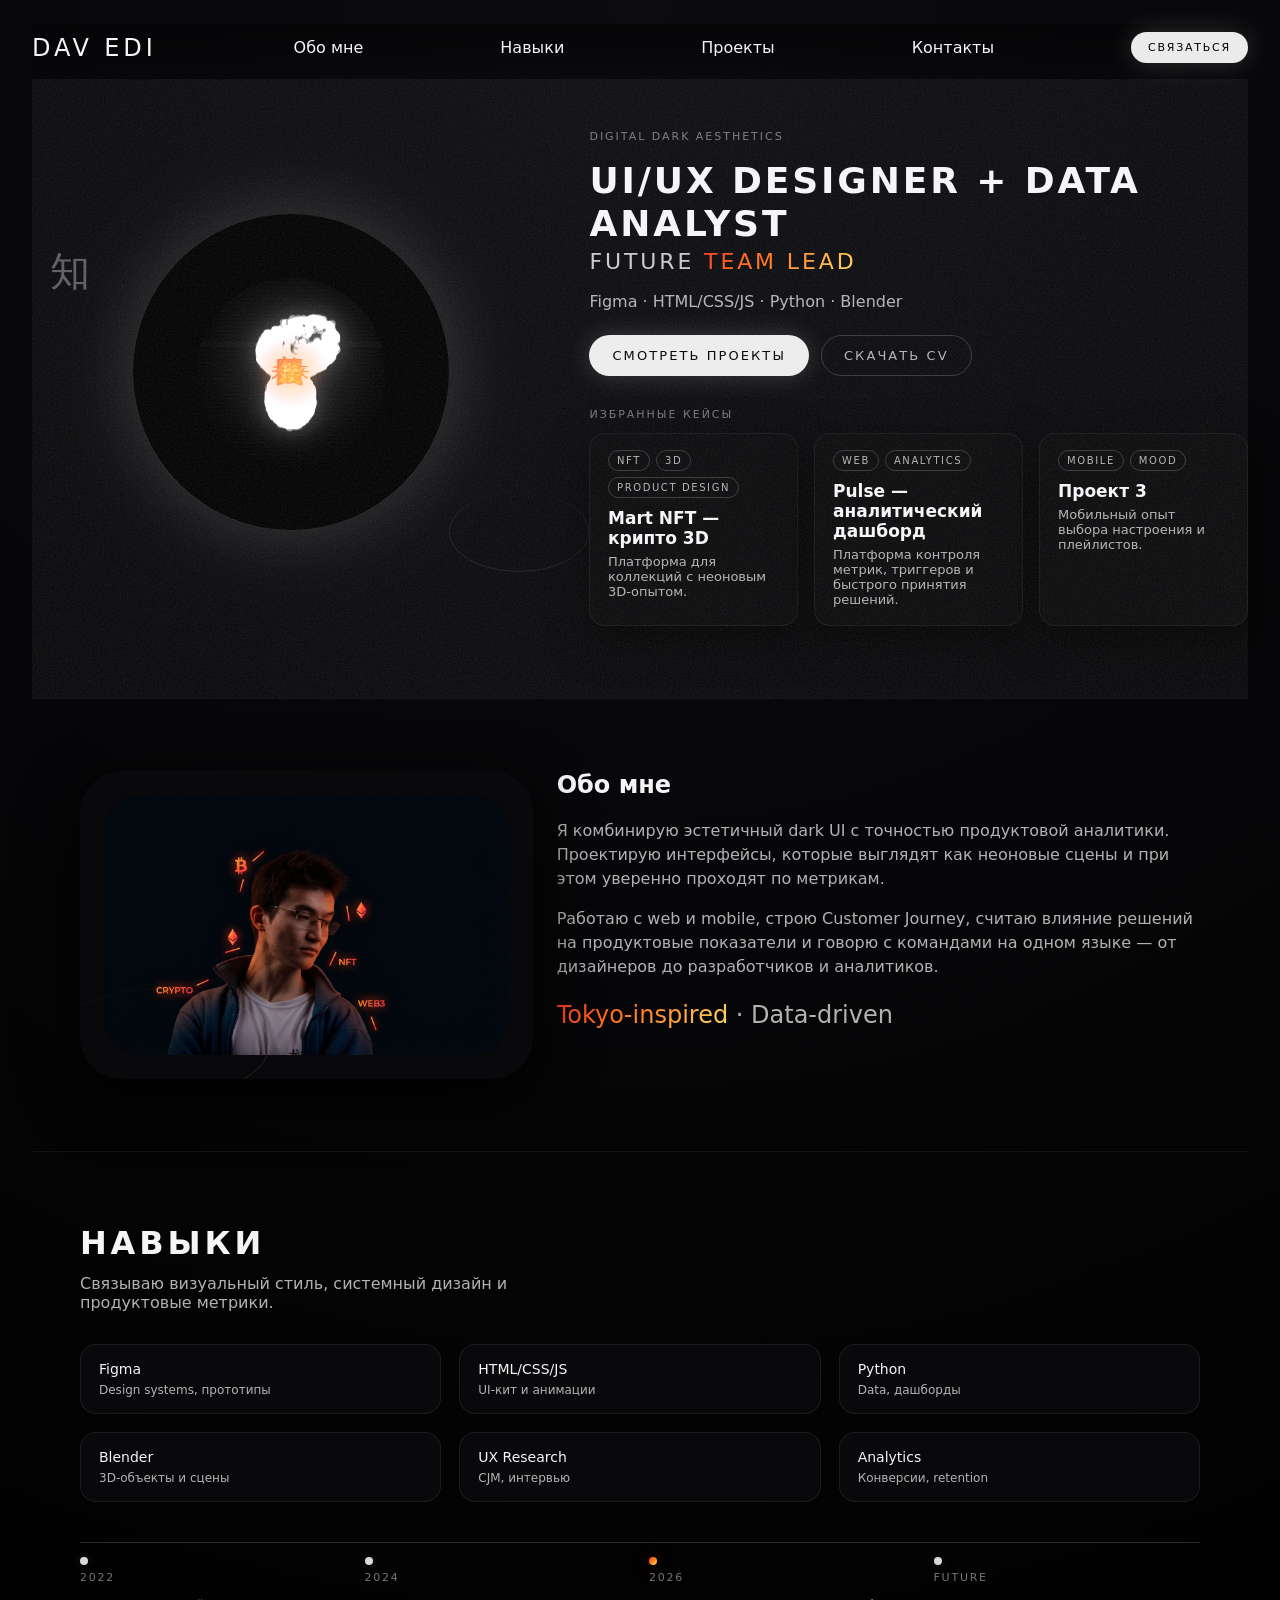
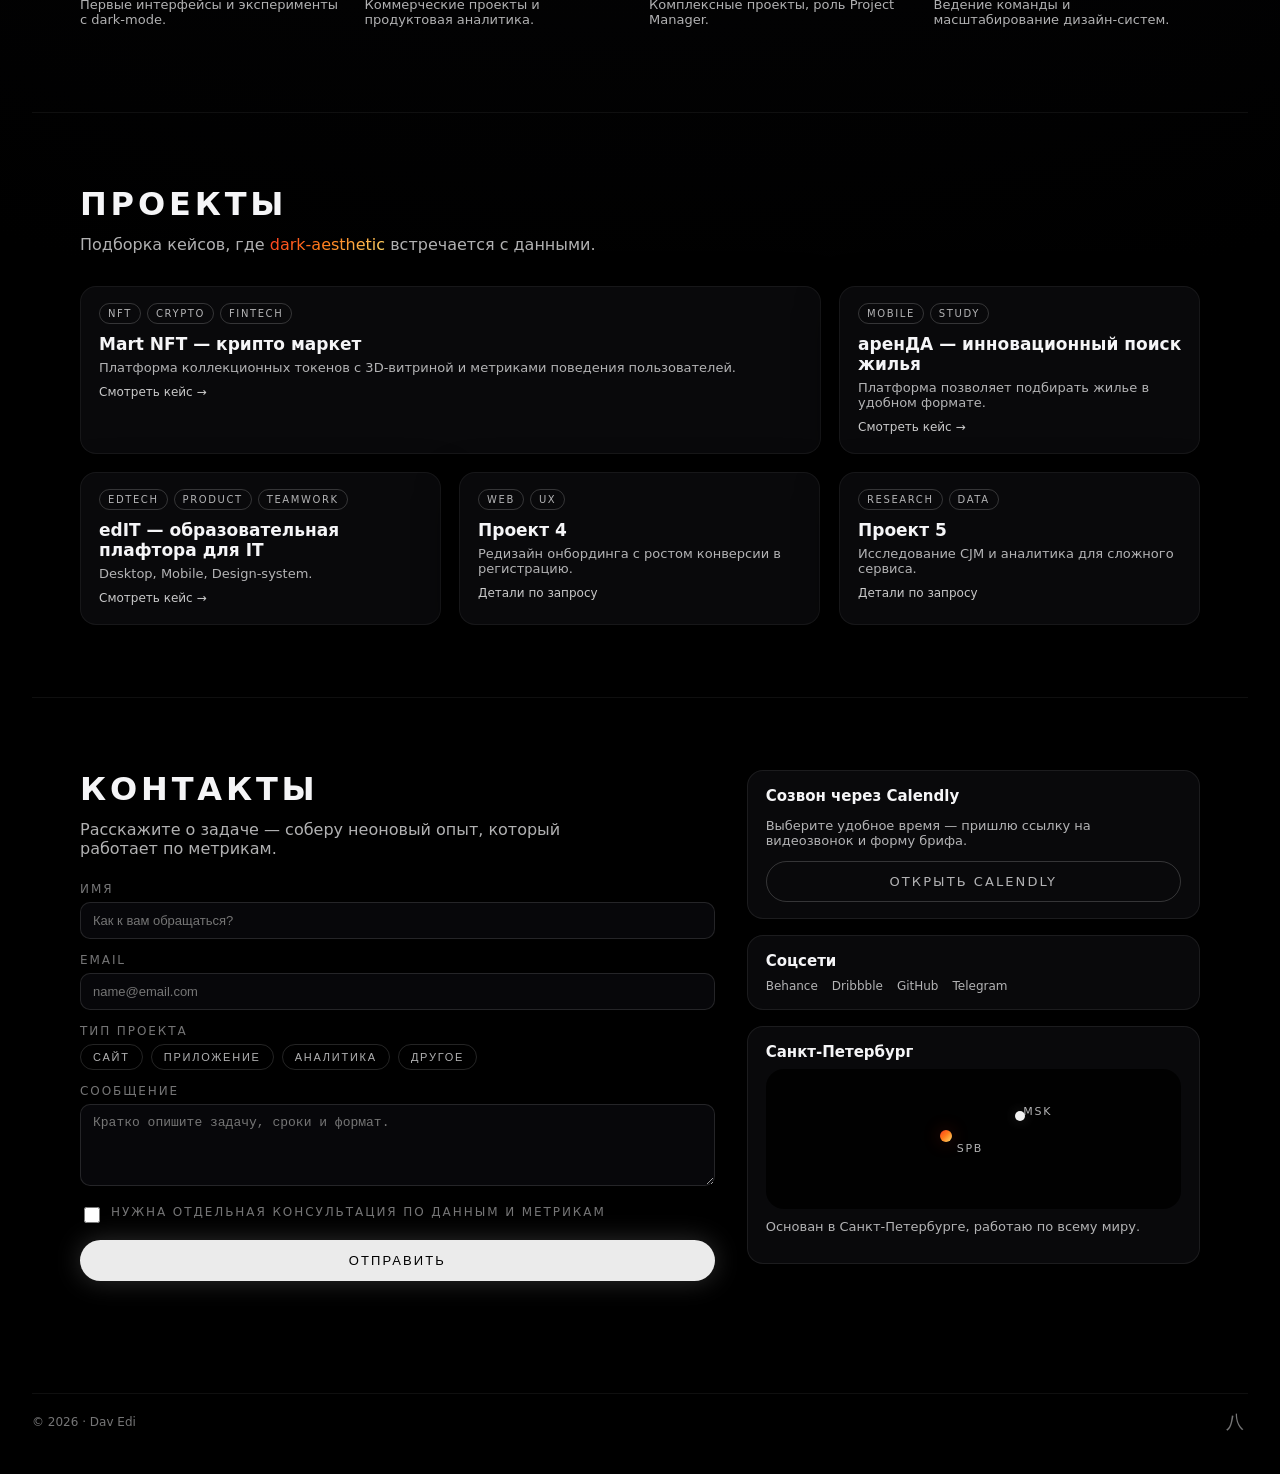
<file: index.html>
<!DOCTYPE html>
<html lang="ru">
  <head>
    <meta charset="UTF-8" />
    <meta name="viewport" content="width=device-width, initial-scale=1.0" />
    <title>Portfolio — UI/UX Designer + Data Analyst</title>
    <link rel="stylesheet" href="styles.css" />
  </head>
  <body>
    <div class="page">
      <header class="site-header">
          <div class="logo-handwritten">Dav Edi</div>
          <a href="#about">Обо мне</a>
          <a href="#skills">Навыки</a>
          <a href="#projects">Проекты</a>
          <a href="#contacts">Контакты</a>
        </nav>
        <a href="#contacts" class="btn btn-primary small">Связаться</a>
      </header>

      <main>
        <!-- HERO -->
        <section class="section hero" id="top">
          <div class="hero-grid">
            <div class="hero-avatar">
              <div class="avatar-ring">
                <div class="avatar-silhouette">
                  <canvas class="avatar-canvas" data-avatar-canvas></canvas>
                  <div class="avatar-scanlines"></div>
                </div>
              </div>
              <div class="hero-kanji-cloud" aria-hidden="true">
                <span class="kanji k1">美</span>
                <span class="kanji k2">形</span>
                <span class="kanji k3">創</span>
                <span class="kanji k4">新</span>
                <span class="kanji k5">光</span>
                <span class="kanji k6">匠</span>
                <span class="kanji k7">整</span>
                <span class="kanji k8">効</span>
                <span class="kanji k9">未来</span>
              </div>
              <div class="hero-kanji">知</div>
              <div class="hero-lotus"></div>
            </div>
            <div class="hero-content">
              <p class="hero-kicker">Digital Dark Aesthetics</p>
              <h1>
                UI/UX Designer + Data Analyst
                <span class="hero-subline">Future <span class="gradient-text">Team Lead</span></span>
              </h1>
              <p class="hero-stack">
                Figma · HTML/CSS/JS · Python · Blender
              </p>
              <div class="hero-actions">
                <a href="#projects" class="btn btn-primary">Смотреть проекты</a>
                <a href="#contacts" class="btn btn-ghost">Скачать CV</a>
              </div>
              <div class="hero-projects-label">Избранные кейсы</div>
              <div class="hero-project-cards">
                <a href="project-mart.html" class="project-card">
                  <div class="project-tag-row">
                    <span class="tag">NFT</span>
                    <span class="tag">3D</span>
                    <span class="tag">Product design</span>
                  </div>
                  <h3>Mart NFT — крипто 3D</h3>
                  <p>Платформа для коллекций с неоновым 3D‑опытом.</p>
                </a>
                <a href="project-pulse.html" class="project-card">
                  <div class="project-tag-row">
                    <span class="tag">Web</span>
                    <span class="tag">Analytics</span>
                  </div>
                  <h3>Pulse — аналитический дашборд</h3>
                  <p>Платформа контроля метрик, триггеров и быстрого принятия решений.</p>
                </a>
                <a href="#projects" class="project-card">
                  <div class="project-tag-row">
                    <span class="tag">Mobile</span>
                    <span class="tag">Mood</span>
                  </div>
                  <h3>Проект 3</h3>
                  <p>Мобильный опыт выбора настроения и плейлистов.</p>
                </a>
              </div>
            </div>
          </div>
          <div class="hero-noise"></div>
        </section>

        <!-- ABOUT -->
        <section class="section about" id="about">
          <div class="section-inner grid-12">
            <div class="about-visual col-5">
              <div class="about-frame">
                <div class="about-silhouette">
                  <img src="/src/обоМне.png" alt="Обо мне" />
                </div>
                <div class="about-lotus"></div>
              </div>
            </div>
            <div class="about-content col-7">
              <h2>Обо мне</h2>
              <p>
                Я комбинирую эстетичный dark UI с точностью продуктовой
                аналитики. Проектирую интерфейсы, которые выглядят как неоновые
                сцены и при этом уверенно проходят по метрикам.
              </p>
              <p>
                Работаю с web и mobile, строю Customer Journey, считаю влияние
                решений на продуктовые показатели и говорю с командами на одном
                языке — от дизайнеров до разработчиков и аналитиков.
              </p>
              <p class="about-handwritten"><span class="gradient-text">Tokyo‑inspired</span> · Data‑driven</p>
            </div>
          </div>
        </section>

        <!-- SKILLS -->
        <section class="section skills" id="skills">
          <div class="section-inner">
            <header class="section-header">
              <h2>Навыки</h2>
              <p>
                Связываю визуальный стиль, системный дизайн и продуктовые
                метрики.
              </p>
            </header>
            <div class="skills-grid">
              <div class="skill-tile">
                <span class="skill-label">Figma</span>
                <span class="skill-meta">Design systems, прототипы</span>
              </div>
              <div class="skill-tile">
                <span class="skill-label">HTML/CSS/JS</span>
                <span class="skill-meta">UI‑кит и анимации</span>
              </div>
              <div class="skill-tile">
                <span class="skill-label">Python</span>
                <span class="skill-meta">Data, дашборды</span>
              </div>
              <div class="skill-tile">
                <span class="skill-label">Blender</span>
                <span class="skill-meta">3D‑объекты и сцены</span>
              </div>
              <div class="skill-tile">
                <span class="skill-label">UX Research</span>
                <span class="skill-meta">CJM, интервью</span>
              </div>
              <div class="skill-tile">
                <span class="skill-label">Analytics</span>
                <span class="skill-meta">Конверсии, retention</span>
              </div>
            </div>

            <div class="timeline">
              <div class="timeline-line"></div>
              <div class="timeline-items">
                <div class="timeline-item">
                  <div class="dot"></div>
                  <span class="year">2022</span>
                  <p>Первые интерфейсы и эксперименты с dark‑mode.</p>
                </div>
                <div class="timeline-item">
                  <div class="dot"></div>
                  <span class="year">2024</span>
                  <p>Коммерческие проекты и продуктовая аналитика.</p>
                </div>
                <div class="timeline-item">
                  <div class="dot gradient-dot"></div>
                  <span class="year">2026</span>
                  <p>Комплексные проекты, роль Project Manager.</p>
                </div>
                <div class="timeline-item">
                  <div class="dot"></div>
                  <span class="year">Future</span>
                  <p>Ведение команды и масштабирование дизайн‑систем.</p>
                </div>
              </div>
            </div>
          </div>
        </section>

        <!-- PROJECTS -->
        <section class="section projects" id="projects">
          <div class="section-inner">
            <header class="section-header">
              <h2>Проекты</h2>
              <p>Подборка кейсов, где <span class="gradient-text">dark‑aesthetic</span> встречается с данными.</p>
            </header>
            <div class="projects-grid">
              <a href="project-1.html" class="project-card large">
                <div class="project-tag-row">
                  <span class="tag">NFT</span>
                  <span class="tag">crypto</span>
                  <span class="tag">FinTech</span>
                </div>
                <h3>Mart NFT — крипто маркет</h3>
                <p>
                  Платформа коллекционных токенов с 3D‑витриной и метриками
                  поведения пользователей.
                </p>
                <span class="project-cta">Смотреть кейс →</span>
              </a>

              <a href="project-2.html" class="project-card">
                <div class="project-tag-row">
                  <span class="tag">Mobile</span>
                  <span class="tag">Study</span>
                </div>
                <h3>аренДА — инновационный поиск жилья</h3>
                <p>Платформа позволяет подбирать жилье в удобном формате.</p>
                <span class="project-cta">Смотреть кейс →</span>
              </a>

              <a href="project-3.html" class="project-card">
                <div class="project-tag-row">
                  <span class="tag">EdTech</span>
                  <span class="tag">Product</span>
                  <span class="tag">TeamWork</span>
                </div>
                <h3>edIT — образовательная плафтора для IT</h3>
                <p>Desktop, Mobile, Design-system.</p>
                <span class="project-cta">Смотреть кейс →</span>
              </a>

              <a href="project-4.html" class="project-card">
                <div class="project-tag-row">
                  <span class="tag">Web</span>
                  <span class="tag">UX</span>
                </div>
                <h3>Проект 4</h3>
                <p>Редизайн онбординга с ростом конверсии в регистрацию.</p>
                <span class="project-cta">Детали по запросу</span>
              </a>

              <a href="#top" class="project-card">
                <div class="project-tag-row">
                  <span class="tag">Research</span>
                  <span class="tag">Data</span>
                </div>
                <h3>Проект 5</h3>
                <p>Исследование CJM и аналитика для сложного сервиса.</p>
                <span class="project-cta">Детали по запросу</span>
              </a>
            </div>
          </div>
        </section>

        <!-- CONTACTS -->
        <section class="section contacts" id="contacts">
          <div class="section-inner contacts-grid">
            <div class="contacts-form-block">
              <header class="section-header">
                <h2>Контакты</h2>
                <p>
                  Расскажите о задаче — соберу неоновый опыт, который работает
                  по метрикам.
                </p>
              </header>
              <form class="contact-form">
                <label>
                  <span>Имя</span>
                  <input type="text" name="name" placeholder="Как к вам обращаться?" />
                </label>
                <label>
                  <span>Email</span>
                  <input type="email" name="email" placeholder="name@email.com" />
                </label>
                <label>
                  <span>Тип проекта</span>
                  <div class="chip-row">
                    <button type="button" class="chip">Сайт</button>
                    <button type="button" class="chip">Приложение</button>
                    <button type="button" class="chip">Аналитика</button>
                    <button type="button" class="chip">Другое</button>
                  </div>
                </label>
                <label>
                  <span>Сообщение</span>
                  <textarea
                    name="message"
                    rows="4"
                    placeholder="Кратко опишите задачу, сроки и формат."
                  ></textarea>
                </label>
                <label class="checkbox-row">
                  <input type="checkbox" name="data_consult" />
                  <span>Нужна отдельная консультация по данным и метрикам</span>
                </label>
                <button type="submit" class="btn btn-primary">
                  Отправить
                </button>
              </form>
            </div>

            <aside class="contacts-side">
              <div class="card">
                <h3>Созвон через Calendly</h3>
                <p>
                  Выберите удобное время — пришлю ссылку на видеозвонок и форму
                  брифа.
                </p>
                <a
                  href="#"
                  class="btn btn-ghost full"
                  target="_blank"
                  rel="noreferrer"
                >
                  Открыть Calendly
                </a>
              </div>

              <div class="card">
                <h3>Соцсети</h3>
                <ul class="social-list">
                  <li><a href="#" target="_blank" rel="noreferrer">Behance</a></li>
                  <li><a href="#" target="_blank" rel="noreferrer">Dribbble</a></li>
                  <li><a href="#" target="_blank" rel="noreferrer">GitHub</a></li>
                  <li><a href="#" target="_blank" rel="noreferrer">Telegram</a></li>
                </ul>
              </div>

              <div class="card map-card">
                <h3>Санкт‑Петербург</h3>
                <div class="map-placeholder">
                  <div class="map-dot"></div>
                  <span class="map-label">SPB</span>
                  <div class="map-dot msk-dot"></div>
                  <span class="map-label map-label-msk">MSK</span>
                </div>
                <p>Основан в Санкт‑Петербурге, работаю по всему миру.</p>
              </div>
            </aside>
          </div>
        </section>
      </main>

      <footer class="site-footer">
        <span>© 2026 · Dav Edi</span>
        <span class="footer-kanji">八</span>
      </footer>
    </div>

    <div class="case-modal" aria-hidden="true">
      <div class="case-modal-backdrop"></div>
      <div class="case-modal-shell">
        <button type="button" class="case-modal-close" aria-label="Закрыть кейс">×</button>
        <div class="case-modal-header">
          <span class="case-modal-label">Кейс проекта</span>
          <h2 class="case-modal-title">Открываю кейс...</h2>
        </div>
        <iframe class="case-modal-frame" src="" frameborder="0" loading="lazy"></iframe>
        <div class="case-modal-actions">
          <a class="btn btn-ghost modal-open-full" href="#" target="_blank" rel="noreferrer"
            >Открыть в новой вкладке</a
          >
        </div>
      </div>
    </div>

    <button class="scroll-top" type="button" aria-label="Наверх">↑</button>
    <script src="main.js"></script>
  </body>
  </html>
</file>
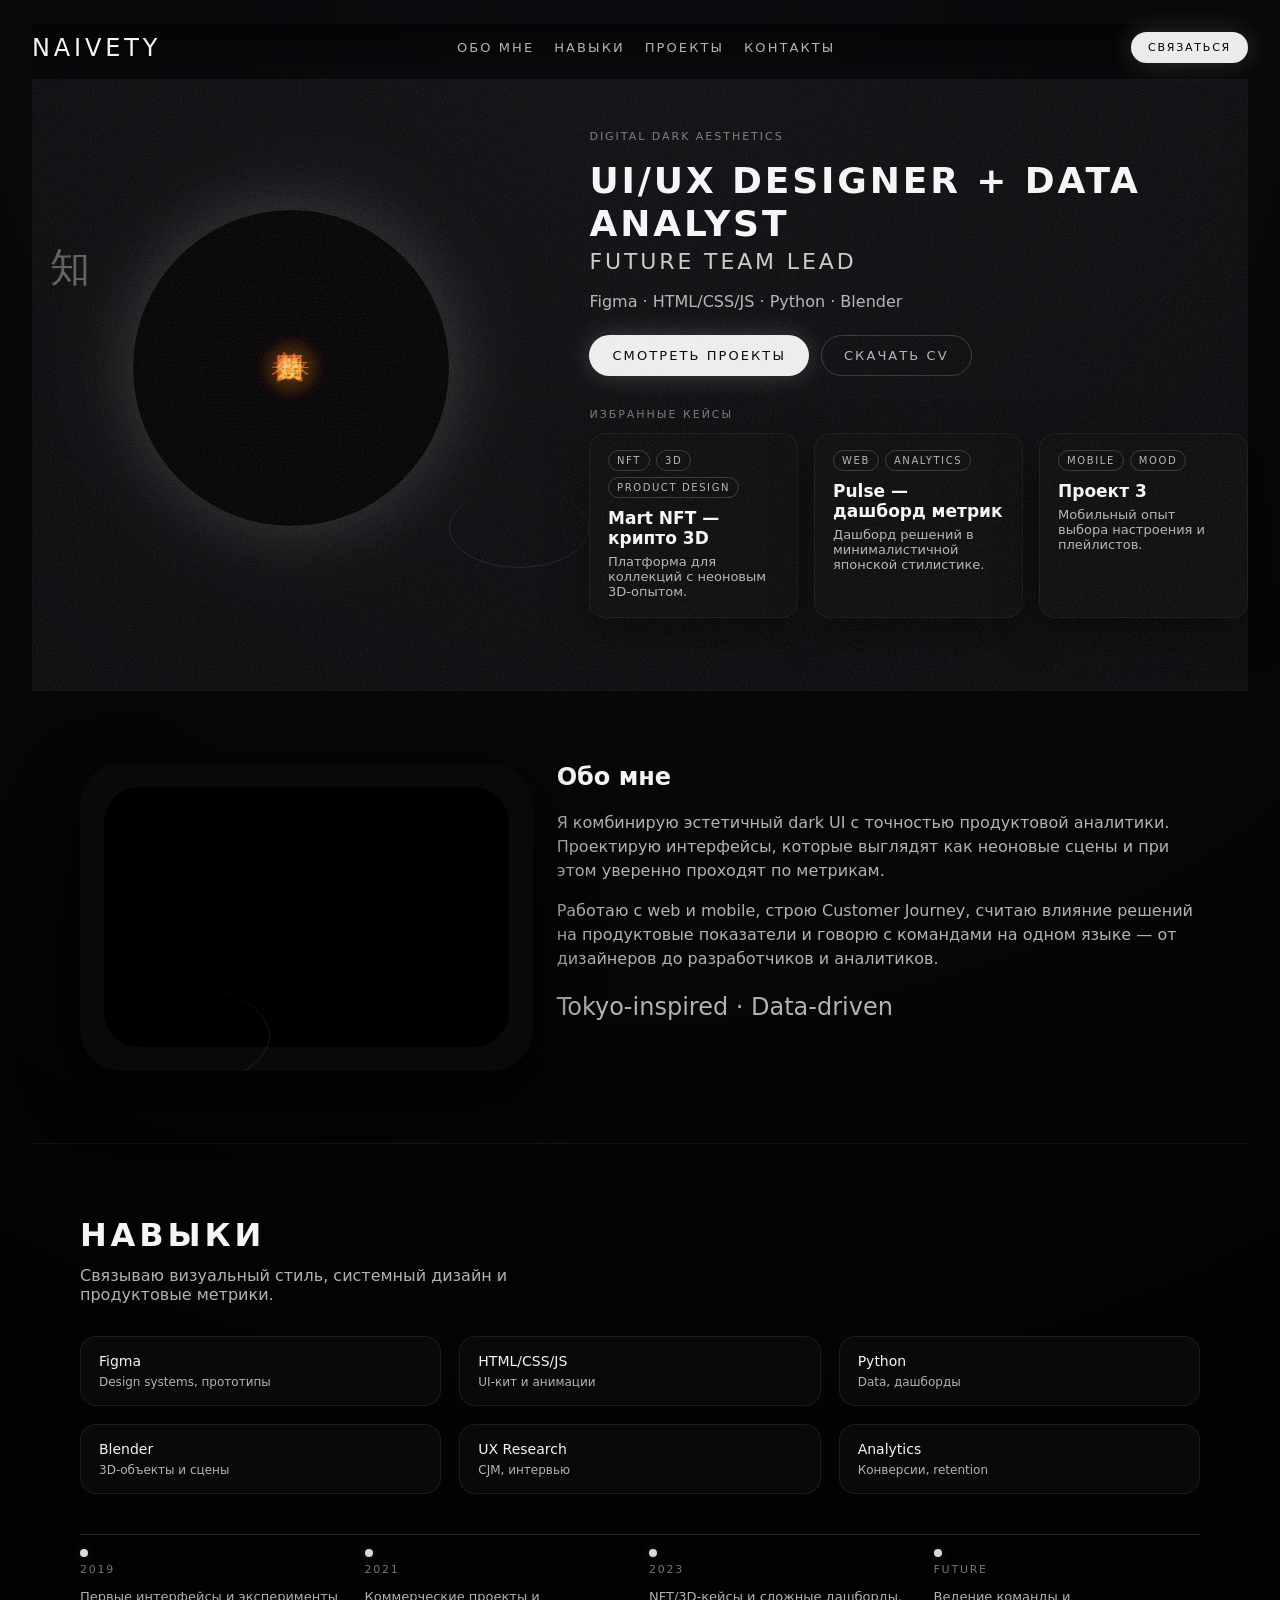
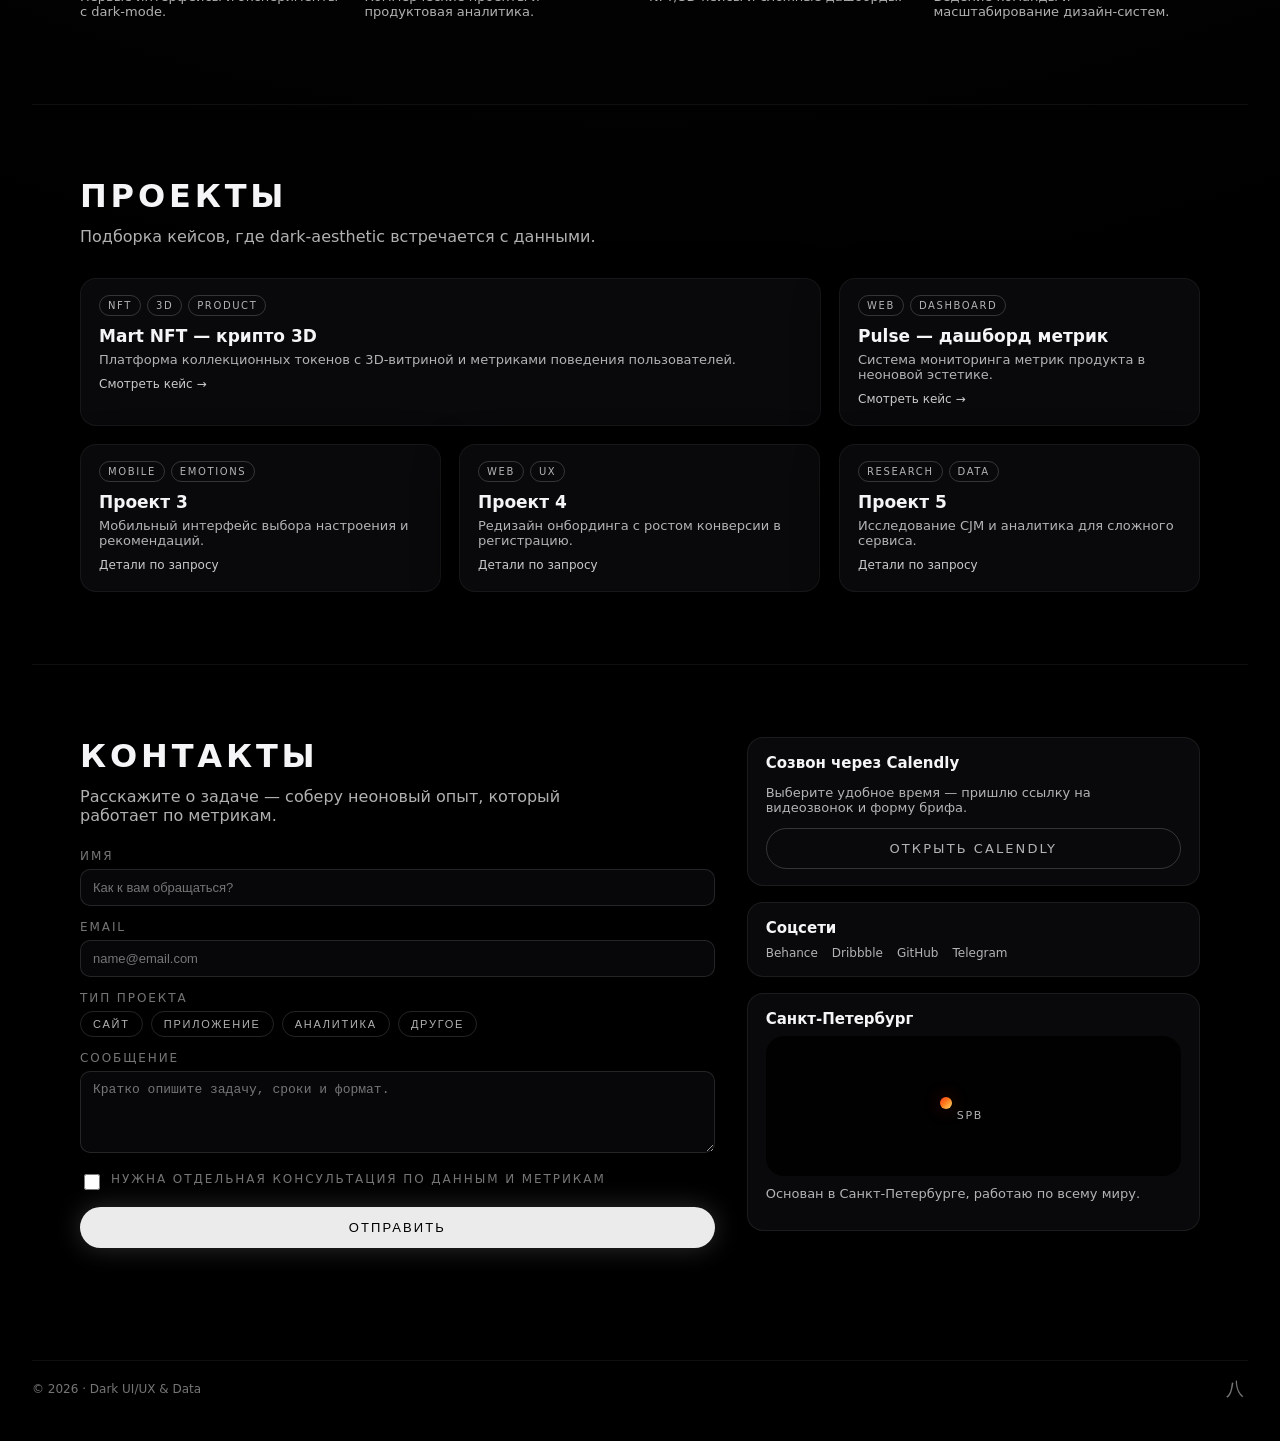
<file: index-figma.html>
<!DOCTYPE html>
<html lang="ru">
  <head>
    <meta charset="UTF-8" />
    <meta name="viewport" content="width=device-width, initial-scale=1.0" />
    <title>Portfolio — UI/UX Designer + Data Analyst (Figma)</title>
    <link rel="stylesheet" href="styles.css" />
  </head>
  <body>
    <div class="page">
      <header class="site-header">
        <div class="logo-handwritten">Naivety</div>
        <nav class="nav">
          <a href="#about">Обо мне</a>
          <a href="#skills">Навыки</a>
          <a href="#projects">Проекты</a>
          <a href="#contacts">Контакты</a>
        </nav>
        <a href="#contacts" class="btn btn-primary small">Связаться</a>
      </header>

      <main>
        <!-- HERO -->
        <section class="section hero" id="top">
          <div class="hero-grid">
            <div class="hero-avatar">
              <div class="avatar-ring">
                <div class="avatar-silhouette">
                  <!-- Static placeholder for Figma (no JS/canvas needed) -->
                  <div class="avatar-canvas avatar-placeholder" aria-hidden="true"></div>
                  <div class="avatar-scanlines"></div>
                </div>
              </div>
              <div class="hero-kanji-cloud" aria-hidden="true">
                <span class="kanji k1">美</span>
                <span class="kanji k2">形</span>
                <span class="kanji k3">創</span>
                <span class="kanji k4">新</span>
                <span class="kanji k5">光</span>
                <span class="kanji k6">匠</span>
                <span class="kanji k7">整</span>
                <span class="kanji k8">効</span>
                <span class="kanji k9">未来</span>
              </div>
              <div class="hero-kanji">知</div>
              <div class="hero-lotus"></div>
            </div>
            <div class="hero-content">
              <p class="hero-kicker">Digital Dark Aesthetics</p>
              <h1>
                UI/UX Designer + Data Analyst
                <span class="hero-subline">Future Team Lead</span>
              </h1>
              <p class="hero-stack">Figma · HTML/CSS/JS · Python · Blender</p>
              <div class="hero-actions">
                <a href="#projects" class="btn btn-primary">Смотреть проекты</a>
                <a href="#contacts" class="btn btn-ghost">Скачать CV</a>
              </div>
              <div class="hero-projects-label">Избранные кейсы</div>
              <div class="hero-project-cards">
                <a href="project-mart.html" class="project-card">
                  <div class="project-tag-row">
                    <span class="tag">NFT</span>
                    <span class="tag">3D</span>
                    <span class="tag">Product design</span>
                  </div>
                  <h3>Mart NFT — крипто 3D</h3>
                  <p>Платформа для коллекций с неоновым 3D‑опытом.</p>
                </a>
                <a href="project-pulse-figma.html" class="project-card">
                  <div class="project-tag-row">
                    <span class="tag">Web</span>
                    <span class="tag">Analytics</span>
                  </div>
                  <h3>Pulse — дашборд метрик</h3>
                  <p>Дашборд решений в минималистичной японской стилистике.</p>
                </a>
                <a href="#projects" class="project-card">
                  <div class="project-tag-row">
                    <span class="tag">Mobile</span>
                    <span class="tag">Mood</span>
                  </div>
                  <h3>Проект 3</h3>
                  <p>Мобильный опыт выбора настроения и плейлистов.</p>
                </a>
              </div>
            </div>
          </div>
          <div class="hero-noise"></div>
        </section>

        <!-- ABOUT -->
        <section class="section about" id="about">
          <div class="section-inner grid-12">
            <div class="about-visual col-5">
              <div class="about-frame">
                <div class="about-silhouette"></div>
                <div class="about-lotus"></div>
              </div>
            </div>
            <div class="about-content col-7">
              <h2>Обо мне</h2>
              <p>
                Я комбинирую эстетичный dark UI с точностью продуктовой
                аналитики. Проектирую интерфейсы, которые выглядят как неоновые
                сцены и при этом уверенно проходят по метрикам.
              </p>
              <p>
                Работаю с web и mobile, строю Customer Journey, считаю влияние
                решений на продуктовые показатели и говорю с командами на одном
                языке — от дизайнеров до разработчиков и аналитиков.
              </p>
              <p class="about-handwritten">Tokyo‑inspired · Data‑driven</p>
            </div>
          </div>
        </section>

        <!-- SKILLS -->
        <section class="section skills" id="skills">
          <div class="section-inner">
            <header class="section-header">
              <h2>Навыки</h2>
              <p>
                Связываю визуальный стиль, системный дизайн и продуктовые
                метрики.
              </p>
            </header>
            <div class="skills-grid">
              <div class="skill-tile">
                <span class="skill-label">Figma</span>
                <span class="skill-meta">Design systems, прототипы</span>
              </div>
              <div class="skill-tile">
                <span class="skill-label">HTML/CSS/JS</span>
                <span class="skill-meta">UI‑кит и анимации</span>
              </div>
              <div class="skill-tile">
                <span class="skill-label">Python</span>
                <span class="skill-meta">Data, дашборды</span>
              </div>
              <div class="skill-tile">
                <span class="skill-label">Blender</span>
                <span class="skill-meta">3D‑объекты и сцены</span>
              </div>
              <div class="skill-tile">
                <span class="skill-label">UX Research</span>
                <span class="skill-meta">CJM, интервью</span>
              </div>
              <div class="skill-tile">
                <span class="skill-label">Analytics</span>
                <span class="skill-meta">Конверсии, retention</span>
              </div>
            </div>

            <div class="timeline">
              <div class="timeline-line"></div>
              <div class="timeline-items">
                <div class="timeline-item">
                  <div class="dot"></div>
                  <span class="year">2019</span>
                  <p>Первые интерфейсы и эксперименты с dark‑mode.</p>
                </div>
                <div class="timeline-item">
                  <div class="dot"></div>
                  <span class="year">2021</span>
                  <p>Коммерческие проекты и продуктовая аналитика.</p>
                </div>
                <div class="timeline-item">
                  <div class="dot"></div>
                  <span class="year">2023</span>
                  <p>NFT/3D‑кейсы и сложные дашборды.</p>
                </div>
                <div class="timeline-item">
                  <div class="dot"></div>
                  <span class="year">Future</span>
                  <p>Ведение команды и масштабирование дизайн‑систем.</p>
                </div>
              </div>
            </div>
          </div>
        </section>

        <!-- PROJECTS -->
        <section class="section projects" id="projects">
          <div class="section-inner">
            <header class="section-header">
              <h2>Проекты</h2>
              <p>Подборка кейсов, где dark‑aesthetic встречается с данными.</p>
            </header>
            <div class="projects-grid">
              <a href="project-mart.html" class="project-card large">
                <div class="project-tag-row">
                  <span class="tag">NFT</span>
                  <span class="tag">3D</span>
                  <span class="tag">Product</span>
                </div>
                <h3>Mart NFT — крипто 3D</h3>
                <p>
                  Платформа коллекционных токенов с 3D‑витриной и метриками
                  поведения пользователей.
                </p>
                <span class="project-cta">Смотреть кейс →</span>
              </a>

              <a href="project-pulse-figma.html" class="project-card">
                <div class="project-tag-row">
                  <span class="tag">Web</span>
                  <span class="tag">Dashboard</span>
                </div>
                <h3>Pulse — дашборд метрик</h3>
                <p>Система мониторинга метрик продукта в неоновой эстетике.</p>
                <span class="project-cta">Смотреть кейс →</span>
              </a>

              <a href="#top" class="project-card">
                <div class="project-tag-row">
                  <span class="tag">Mobile</span>
                  <span class="tag">Emotions</span>
                </div>
                <h3>Проект 3</h3>
                <p>Мобильный интерфейс выбора настроения и рекомендаций.</p>
                <span class="project-cta">Детали по запросу</span>
              </a>

              <a href="#top" class="project-card">
                <div class="project-tag-row">
                  <span class="tag">Web</span>
                  <span class="tag">UX</span>
                </div>
                <h3>Проект 4</h3>
                <p>Редизайн онбординга с ростом конверсии в регистрацию.</p>
                <span class="project-cta">Детали по запросу</span>
              </a>

              <a href="#top" class="project-card">
                <div class="project-tag-row">
                  <span class="tag">Research</span>
                  <span class="tag">Data</span>
                </div>
                <h3>Проект 5</h3>
                <p>Исследование CJM и аналитика для сложного сервиса.</p>
                <span class="project-cta">Детали по запросу</span>
              </a>
            </div>
          </div>
        </section>

        <!-- CONTACTS -->
        <section class="section contacts" id="contacts">
          <div class="section-inner contacts-grid">
            <div class="contacts-form-block">
              <header class="section-header">
                <h2>Контакты</h2>
                <p>
                  Расскажите о задаче — соберу неоновый опыт, который работает
                  по метрикам.
                </p>
              </header>
              <form class="contact-form">
                <label>
                  <span>Имя</span>
                  <input type="text" name="name" placeholder="Как к вам обращаться?" />
                </label>
                <label>
                  <span>Email</span>
                  <input type="email" name="email" placeholder="name@email.com" />
                </label>
                <label>
                  <span>Тип проекта</span>
                  <div class="chip-row">
                    <button type="button" class="chip">Сайт</button>
                    <button type="button" class="chip">Приложение</button>
                    <button type="button" class="chip">Аналитика</button>
                    <button type="button" class="chip">Другое</button>
                  </div>
                </label>
                <label>
                  <span>Сообщение</span>
                  <textarea
                    name="message"
                    rows="4"
                    placeholder="Кратко опишите задачу, сроки и формат."
                  ></textarea>
                </label>
                <label class="checkbox-row">
                  <input type="checkbox" name="data_consult" />
                  <span>Нужна отдельная консультация по данным и метрикам</span>
                </label>
                <button type="submit" class="btn btn-primary">Отправить</button>
              </form>
            </div>

            <aside class="contacts-side">
              <div class="card">
                <h3>Созвон через Calendly</h3>
                <p>
                  Выберите удобное время — пришлю ссылку на видеозвонок и форму
                  брифа.
                </p>
                <a href="#" class="btn btn-ghost full" target="_blank" rel="noreferrer">
                  Открыть Calendly
                </a>
              </div>

              <div class="card">
                <h3>Соцсети</h3>
                <ul class="social-list">
                  <li><a href="#" target="_blank" rel="noreferrer">Behance</a></li>
                  <li><a href="#" target="_blank" rel="noreferrer">Dribbble</a></li>
                  <li><a href="#" target="_blank" rel="noreferrer">GitHub</a></li>
                  <li><a href="#" target="_blank" rel="noreferrer">Telegram</a></li>
                </ul>
              </div>

              <div class="card map-card">
                <h3>Санкт‑Петербург</h3>
                <div class="map-placeholder">
                  <div class="map-dot"></div>
                  <span class="map-label">SPB</span>
                </div>
                <p>Основан в Санкт‑Петербурге, работаю по всему миру.</p>
              </div>
            </aside>
          </div>
        </section>
      </main>

      <footer class="site-footer">
        <span>© 2026 · Dark UI/UX &amp; Data</span>
        <span class="footer-kanji">八</span>
      </footer>
    </div>
  </body>
</html>
</file>
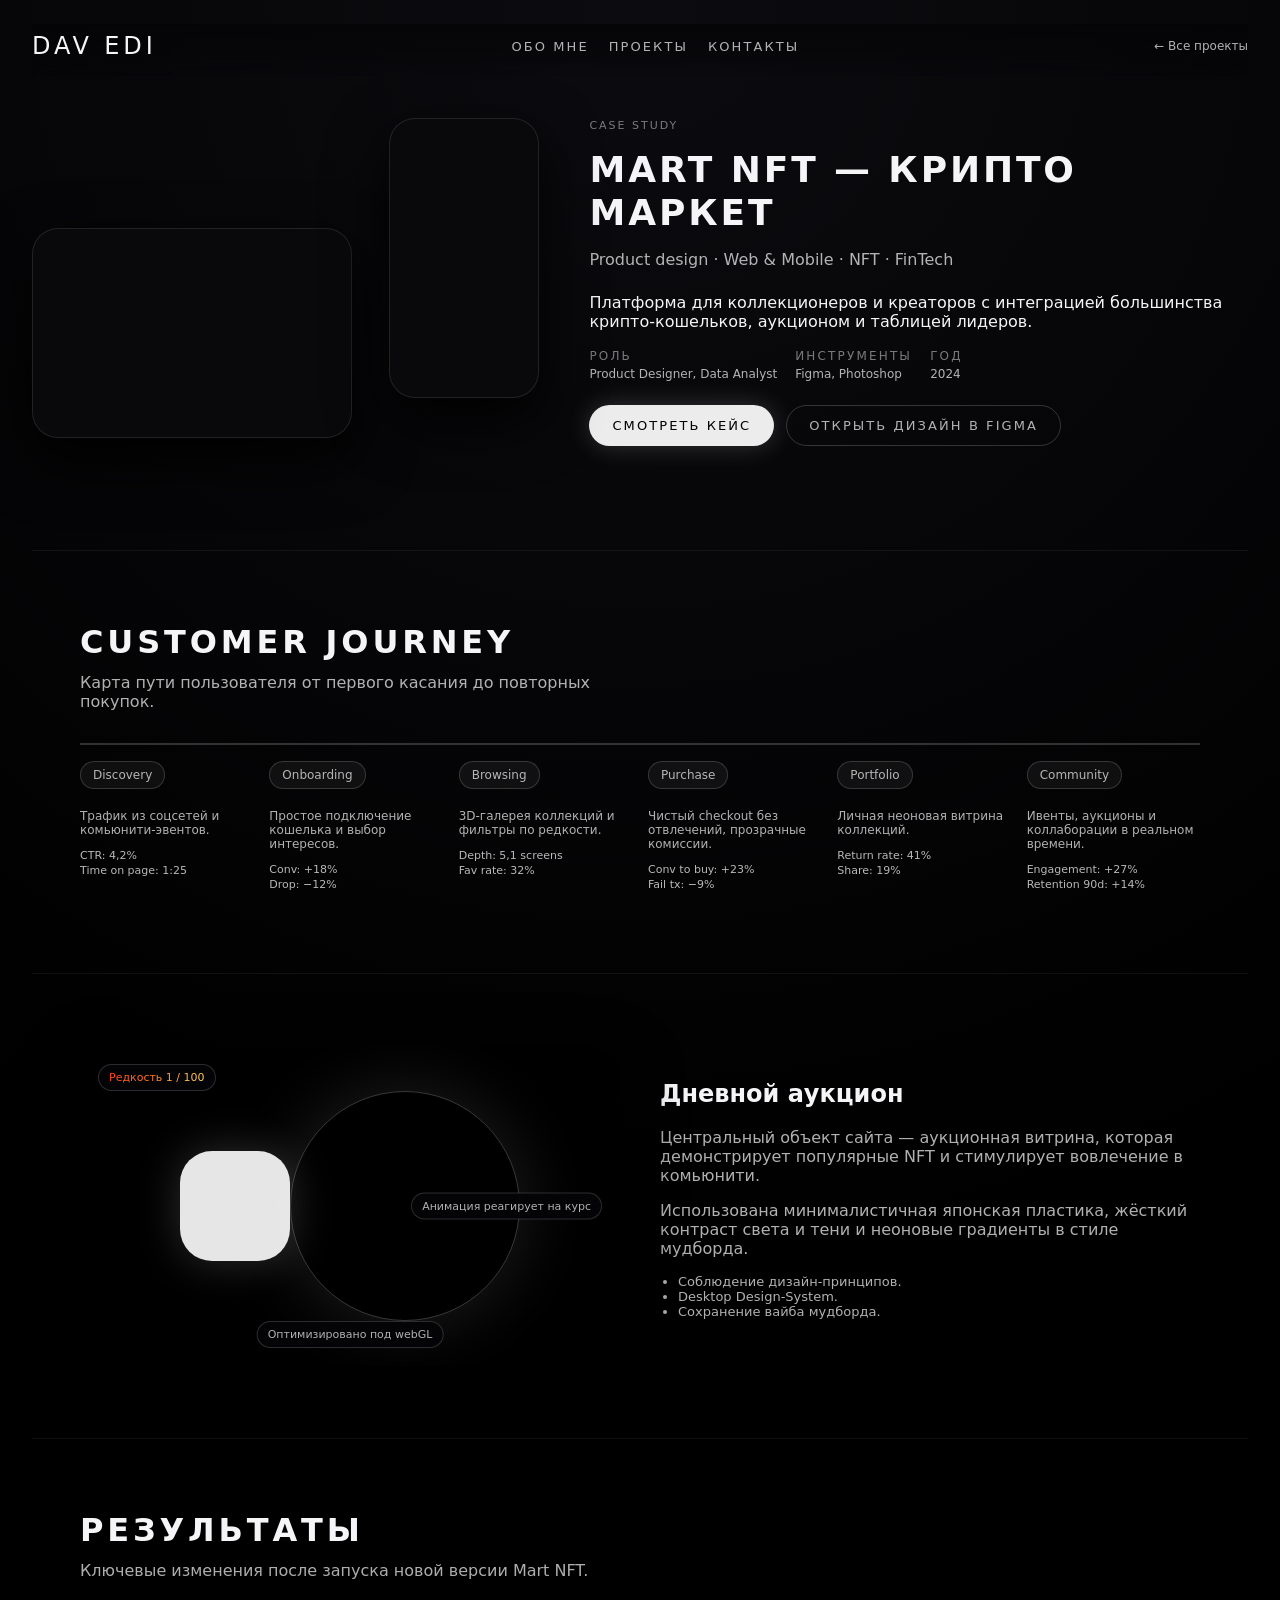
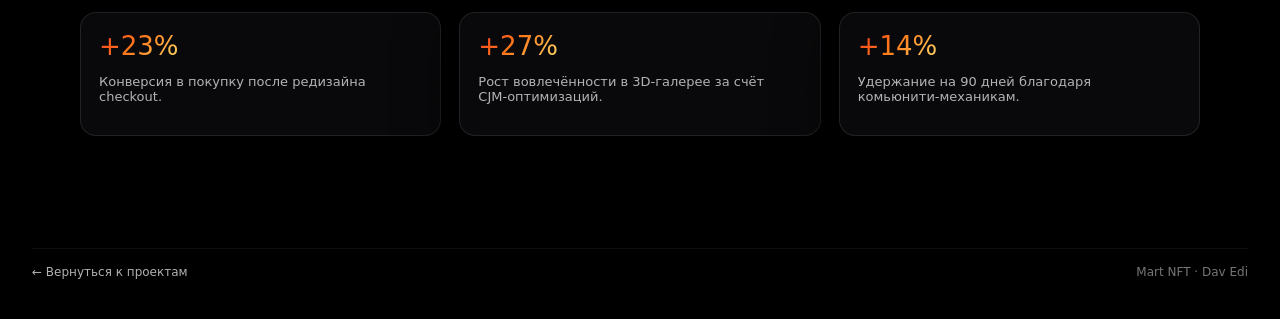
<file: project-1.html>
<!DOCTYPE html>
<html lang="ru">
  <head>
    <meta charset="UTF-8" />
    <meta name="viewport" content="width=device-width, initial-scale=1.0" />
    <title>Mart NFT — крипто маркет · Case Study</title>
    <link rel="stylesheet" href="styles.css" />
  </head>
  <body class="case-page">
    <div class="page">
      <header class="site-header">
        <div class="logo-handwritten">Dav Edi</div>
        <nav class="nav">
          <a href="index.html#about">Обо мне</a>
          <a href="index.html#projects">Проекты</a>
          <a href="index.html#contacts">Контакты</a>
        </nav>
        <a href="index.html#projects" class="back-link">← Все проекты</a>
      </header>

      <main>
        <!-- HERO -->
        <section class="section hero case-hero">
          <div class="hero-grid">
            <div class="hero-mockups">
              <div class="device laptop"></div>
              <div class="device phone"></div>
            </div>
            <div class="hero-content">
              <p class="hero-kicker">Case Study</p>
              <h1>Mart NFT — крипто маркет</h1>
              <p class="hero-stack">
                Product design · Web &amp; Mobile · NFT · FinTech
              </p>
              <p>
                Платформа для коллекционеров и креаторов с интеграцией 
                большинства крипто-кошельков, аукционом и таблицей лидеров.
              </p>
              <div class="meta-row">
                <div>
                  <span class="meta-label">Роль</span>
                  <span class="meta-value">Product Designer, Data Analyst</span>
                </div>
                <div>
                  <span class="meta-label">Инструменты</span>
                  <span class="meta-value">Figma, Photoshop</span>
                </div>
                <div>
                  <span class="meta-label">Год</span>
                  <span class="meta-value">2024</span>
                </div>
              </div>
              <div class="hero-actions">
                <a href="#" class="btn btn-primary" data-case-file="src/case1.pdf" data-case-title="Mart NFT — крипто 3D">Смотреть кейс</a>
                <a href="#" class="btn btn-ghost">Открыть дизайн в Figma</a>
              </div>
            </div>
          </div>
        </section>

        <!-- CUSTOMER JOURNEY -->
        <section class="section cjm">
          <div class="section-inner">
            <header class="section-header">
              <h2>Customer Journey</h2>
              <p>
                Карта пути пользователя от первого касания до повторных
                покупок.
              </p>
            </header>
            <div class="cjm-track">
              <div class="cjm-line"></div>
              <div class="cjm-steps">
                <div class="cjm-step">
                  <div class="cjm-node">
                    <span>Discovery</span>
                  </div>
                  <p>Трафик из соцсетей и комьюнити‑эвентов.</p>
                  <div class="metrics">
                    <span>CTR: 4,2%</span>
                    <span>Time on page: 1:25</span>
                  </div>
                </div>
                <div class="cjm-step">
                  <div class="cjm-node">
                    <span>Onboarding</span>
                  </div>
                  <p>Простое подключение кошелька и выбор интересов.</p>
                  <div class="metrics">
                    <span>Conv: +18%</span>
                    <span>Drop: −12%</span>
                  </div>
                </div>
                <div class="cjm-step">
                  <div class="cjm-node">
                    <span>Browsing</span>
                  </div>
                  <p>3D‑галерея коллекций и фильтры по редкости.</p>
                  <div class="metrics">
                    <span>Depth: 5,1 screens</span>
                    <span>Fav rate: 32%</span>
                  </div>
                </div>
                <div class="cjm-step">
                  <div class="cjm-node">
                    <span>Purchase</span>
                  </div>
                  <p>Чистый checkout без отвлечений, прозрачные комиссии.</p>
                  <div class="metrics">
                    <span>Conv to buy: +23%</span>
                    <span>Fail tx: −9%</span>
                  </div>
                </div>
                <div class="cjm-step">
                  <div class="cjm-node">
                    <span>Portfolio</span>
                  </div>
                  <p>Личная неоновая витрина коллекций.</p>
                  <div class="metrics">
                    <span>Return rate: 41%</span>
                    <span>Share: 19%</span>
                  </div>
                </div>
                <div class="cjm-step">
                  <div class="cjm-node">
                    <span>Community</span>
                  </div>
                  <p>Ивенты, аукционы и коллаборации в реальном времени.</p>
                  <div class="metrics">
                    <span>Engagement: +27%</span>
                    <span>Retention 90d: +14%</span>
                  </div>
                </div>
              </div>
            </div>
          </div>
        </section>

        <!-- 3D NFT -->
        <section class="section nft-3d">
          <div class="section-inner nft-layout">
            <div class="nft-visual">
              <div class="nft-orbit">
                <div class="nft-core"></div>
                <div class="nft-ring"></div>
              </div>
              <div class="nft-label nft-label-top"><span class="gradient-text">Редкость  1 / 100</span></div>
              <div class="nft-label nft-label-right">Анимация реагирует на курс</div>
              <div class="nft-label nft-label-bottom">Оптимизировано под webGL</div>
            </div>
            <div class="nft-copy">
              <h2>Дневной аукцион</h2>
              <p>
                Центральный объект сайта — аукционная витрина, которая демонстрирует
                популярные NFT и стимулирует вовлечение в комьюнити.
              </p>
              <p>
                Использована минималистичная японская пластика, жёсткий контраст
                света и тени и неоновые градиенты в стиле мудборда.
              </p>
              <ul class="nft-list">
                <li>Соблюдение дизайн-принципов.</li>
                <li>Desktop Design-System.</li>
                <li>Сохранение вайба мудборда.</li>
              </ul>
            </div>
          </div>
        </section>

        <!-- RESULTS -->
        <section class="section results">
          <div class="section-inner">
            <header class="section-header">
              <h2>Результаты</h2>
              <p>Ключевые изменения после запуска новой версии Mart NFT.</p>
            </header>
            <div class="results-grid">
              <div class="result-card">
                <span class="result-value"><span class="gradient-text">+23%</span></span>
                <p>Конверсия в покупку после редизайна checkout.</p>
              </div>
              <div class="result-card">
                <span class="result-value"><span class="gradient-text">+27%</span></span>
                <p>Рост вовлечённости в 3D‑галерее за счёт CJM‑оптимизаций.</p>
              </div>
              <div class="result-card">
                <span class="result-value"><span class="gradient-text">+14%</span></span>
                <p>Удержание на 90 дней благодаря комьюнити‑механикам.</p>
              </div>
            </div>
          </div>
        </section>
      </main>

      <footer class="site-footer">
        <a href="index.html#projects" class="back-link">← Вернуться к проектам</a>
        <span>Mart NFT · Dav Edi</span>
      </footer>
    </div>

    <button class="scroll-top" type="button" aria-label="Наверх">↑</button>
    <div class="case-modal" aria-hidden="true">
      <div class="case-modal-backdrop"></div>
      <div class="case-modal-shell">
        <button type="button" class="case-modal-close" aria-label="Закрыть кейс">×</button>
        <div class="case-modal-header">
          <span class="case-modal-label">Кейс проекта</span>
          <h2 class="case-modal-title">Открываю кейс...</h2>
        </div>
        <iframe class="case-modal-frame" src="" frameborder="0" loading="lazy"></iframe>
        <div class="case-modal-actions">
          <a class="btn btn-ghost modal-open-full" href="#" target="_blank" rel="noreferrer">Открыть в новой вкладке</a>
        </div>
      </div>
    </div>
    <script src="main.js"></script>
  </body>
  </html>
</file>
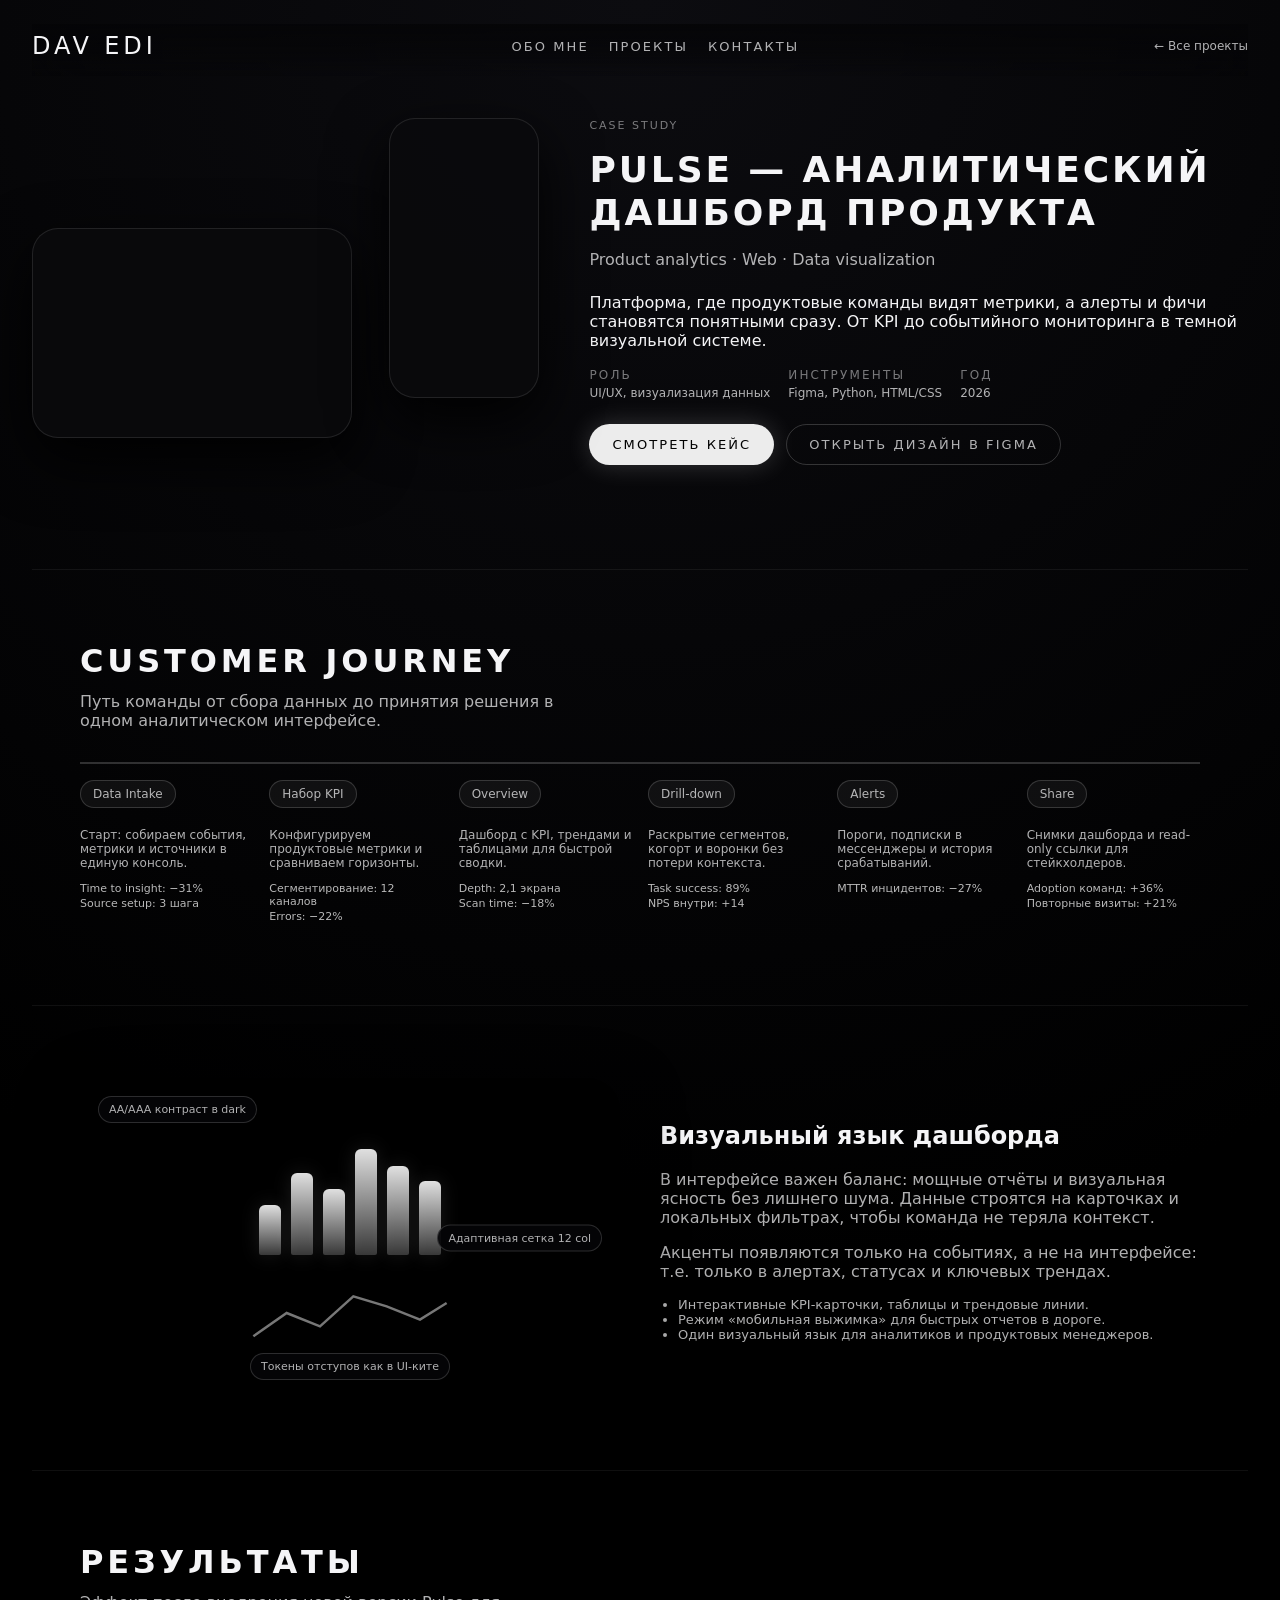
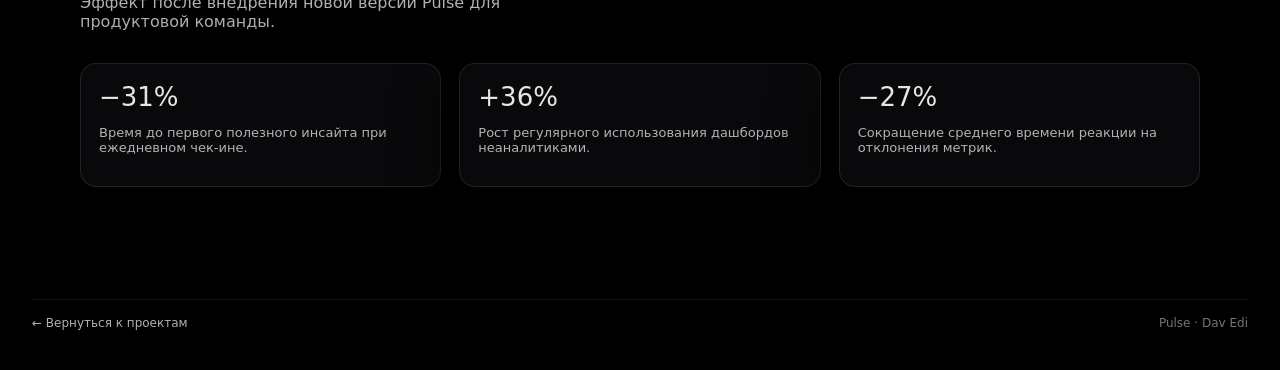
<file: project-2.html>
<!DOCTYPE html>
<html lang="ru">
  <head>
    <meta charset="UTF-8" />
    <meta name="viewport" content="width=device-width, initial-scale=1.0" />
    <title>Pulse — дашборд метрик · Case Study</title>
    <link rel="stylesheet" href="styles.css" />
  </head>
  <body class="case-page">
    <div class="page">
      <header class="site-header">
        <div class="logo-handwritten">Dav Edi</div>
        <nav class="nav">
          <a href="index.html#about">Обо мне</a>
          <a href="index.html#projects">Проекты</a>
          <a href="index.html#contacts">Контакты</a>
        </nav>
        <a href="index.html#projects" class="back-link">← Все проекты</a>
      </header>

      <main>
        <section class="section hero case-hero">
          <div class="hero-grid">
            <div class="hero-mockups">
              <div class="device laptop"></div>
              <div class="device phone"></div>
            </div>
            <div class="hero-content">
              <p class="hero-kicker">Case Study</p>
              <h1>Pulse — аналитический дашборд продукта</h1>
              <p class="hero-stack">
                Product analytics · Web · Data visualization
              </p>
              <p>
                Платформа, где продуктовые команды видят метрики, а алерты и
                фичи становятся понятными сразу. От KPI до событийного
                мониторинга в темной визуальной системе.
              </p>
              <div class="meta-row">
                <div>
                  <span class="meta-label">Роль</span>
                  <span class="meta-value">UI/UX, визуализация данных</span>
                </div>
                <div>
                  <span class="meta-label">Инструменты</span>
                  <span class="meta-value">Figma, Python, HTML/CSS</span>
                </div>
                <div>
                  <span class="meta-label">Год</span>
                  <span class="meta-value">2026</span>
                </div>
              </div>
              <div class="hero-actions">
                <a href="#" class="btn btn-primary" data-case-file="src/case2.pdf" data-case-title="Pulse — аналитический дашборд">Смотреть кейс</a>
                <a href="#" class="btn btn-ghost">Открыть дизайн в Figma</a>
              </div>
            </div>
          </div>
        </section>

        <section class="section cjm">
          <div class="section-inner">
            <header class="section-header">
              <h2>Customer Journey</h2>
              <p>
                Путь команды от сбора данных до принятия решения в одном
                аналитическом интерфейсе.
              </p>
            </header>
            <div class="cjm-track">
              <div class="cjm-line"></div>
              <div class="cjm-steps">
                <div class="cjm-step">
                  <div class="cjm-node">
                    <span>Data Intake</span>
                  </div>
                  <p>
                    Старт: собираем события, метрики и источники в единую
                    консоль.
                  </p>
                  <div class="metrics">
                    <span>Time to insight: −31%</span>
                    <span>Source setup: 3 шага</span>
                  </div>
                </div>
                <div class="cjm-step">
                  <div class="cjm-node">
                    <span>Набор KPI</span>
                  </div>
                  <p>
                    Конфигурируем продуктовые метрики и сравниваем горизонты.
                  </p>
                  <div class="metrics">
                    <span>Сегментирование: 12 каналов</span>
                    <span>Errors: −22%</span>
                  </div>
                </div>
                <div class="cjm-step">
                  <div class="cjm-node">
                    <span>Overview</span>
                  </div>
                  <p>
                    Дашборд с KPI, трендами и таблицами для быстрой сводки.
                  </p>
                  <div class="metrics">
                    <span>Depth: 2,1 экрана</span>
                    <span>Scan time: −18%</span>
                  </div>
                </div>
                <div class="cjm-step">
                  <div class="cjm-node">
                    <span>Drill-down</span>
                  </div>
                  <p>
                    Раскрытие сегментов, когорт и воронки без потери контекста.
                  </p>
                  <div class="metrics">
                    <span>Task success: 89%</span>
                    <span>NPS внутри: +14</span>
                  </div>
                </div>
                <div class="cjm-step">
                  <div class="cjm-node">
                    <span>Alerts</span>
                  </div>
                  <p>
                    Пороги, подписки в мессенджеры и история срабатываний.
                  </p>
                  <div class="metrics">
                    <span>MTTR инцидентов: −27%</span>
                  </div>
                </div>
                <div class="cjm-step">
                  <div class="cjm-node">
                    <span>Share</span>
                  </div>
                  <p>
                    Снимки дашборда и read-only ссылки для стейкхолдеров.
                  </p>
                  <div class="metrics">
                    <span>Adoption команд: +36%</span>
                    <span>Повторные визиты: +21%</span>
                  </div>
                </div>
              </div>
            </div>
          </div>
        </section>

        <section class="section dash-board">
          <div class="section-inner dash-layout">
            <div class="dash-visual">
              <div class="dash-chart-wrap" aria-hidden="true">
                <div class="dash-chart-bars">
                  <span class="dash-bar" style="--h: 42%"></span>
                  <span class="dash-bar" style="--h: 68%"></span>
                  <span class="dash-bar" style="--h: 55%"></span>
                  <span class="dash-bar" style="--h: 88%"></span>
                  <span class="dash-bar" style="--h: 74%"></span>
                  <span class="dash-bar" style="--h: 62%"></span>
                </div>
                <div class="dash-spark">
                  <svg viewBox="0 0 120 40" fill="none" aria-hidden="true">
                    <path
                      d="M2 32 L22 18 L42 26 L62 8 L82 14 L102 22 L118 12"
                      stroke="rgba(255,255,255,0.55)"
                      stroke-width="1.5"
                    />
                  </svg>
                </div>
              </div>
              <div class="dash-label dash-label-topleft">AA/AAA контраст в dark</div>
              <div class="dash-label dash-label-midright">Адаптивная сетка 12 col</div>
              <div class="dash-label dash-label-bot">Токены отступов как в UI‑ките</div>
            </div>
            <div class="dash-copy">
              <h2>Визуальный язык дашборда</h2>
              <p>
                В интерфейсе важен баланс: мощные отчёты и визуальная ясность
                без лишнего шума. Данные строятся на карточках и локальных
                фильтрах, чтобы команда не теряла контекст.
              </p>
              <p>
                Акценты появляются только на событиях, а не на интерфейсе: т.е.
                только в алертах, статусах и ключевых трендах.
              </p>
              <ul class="dash-list">
                <li>Интерактивные KPI‑карточки, таблицы и трендовые линии.</li>
                <li>Режим «мобильная выжимка» для быстрых отчетов в дороге.</li>
                <li>Один визуальный язык для аналитиков и продуктовых менеджеров.</li>
              </ul>
            </div>
          </div>
        </section>

        <section class="section results">
          <div class="section-inner">
            <header class="section-header">
              <h2>Результаты</h2>
              <p>Эффект после внедрения новой версии Pulse для продуктовой команды.</p>
            </header>
            <div class="results-grid">
              <div class="result-card">
                <span class="result-value">−31%</span>
                <p>Время до первого полезного инсайта при ежедневном чек-ине.</p>
              </div>
              <div class="result-card">
                <span class="result-value">+36%</span>
                <p>Рост регулярного использования дашбордов неаналитиками.</p>
              </div>
              <div class="result-card">
                <span class="result-value">−27%</span>
                <p>Сокращение среднего времени реакции на отклонения метрик.</p>
              </div>
            </div>
          </div>
        </section>
      </main>

      <footer class="site-footer">
        <a href="index.html#projects" class="back-link">← Вернуться к проектам</a>
        <span>Pulse · Dav Edi</span>
      </footer>
    </div>

    <button class="scroll-top" type="button" aria-label="Наверх">↑</button>
    <div class="case-modal" aria-hidden="true">
      <div class="case-modal-backdrop"></div>
      <div class="case-modal-shell">
        <button type="button" class="case-modal-close" aria-label="Закрыть кейс">×</button>
        <div class="case-modal-header">
          <span class="case-modal-label">Кейс проекта</span>
          <h2 class="case-modal-title">Открываю кейс...</h2>
        </div>
        <iframe class="case-modal-frame" src="" frameborder="0" loading="lazy"></iframe>
        <div class="case-modal-actions">
          <a class="btn btn-ghost modal-open-full" href="#" target="_blank" rel="noreferrer">Открыть в новой вкладке</a>
        </div>
      </div>
    </div>
    <script src="main.js"></script>
  </body>
</html>
</file>
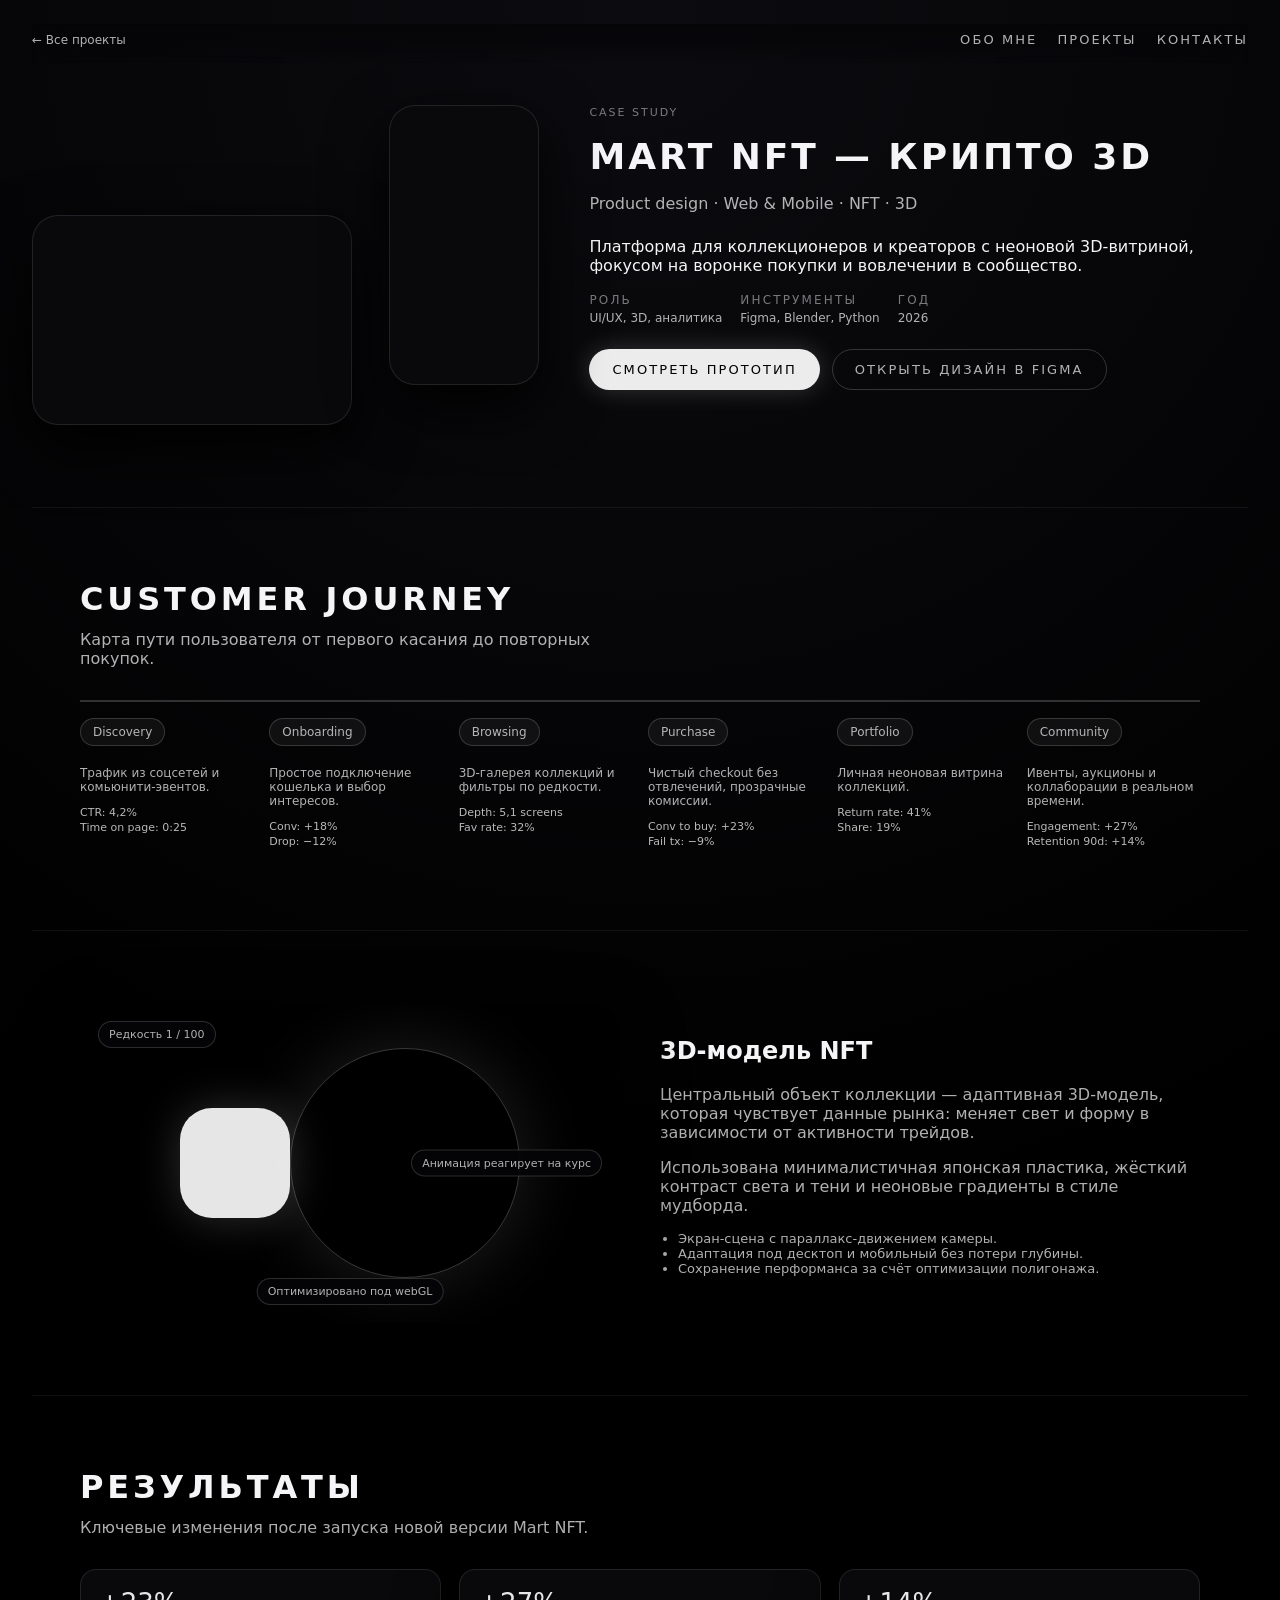
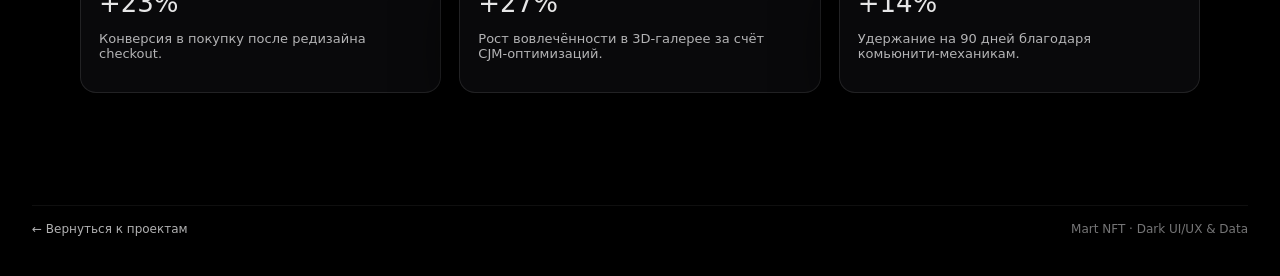
<file: project-mart-figma.html>
<!DOCTYPE html>
<html lang="ru">
  <head>
    <meta charset="UTF-8" />
    <meta name="viewport" content="width=device-width, initial-scale=1.0" />
    <title>Mart NFT — крипто 3D · Case Study (Figma)</title>
    <link rel="stylesheet" href="styles.css" />
  </head>
  <body class="case-page">
    <div class="page">
      <header class="site-header">
        <a href="index.html#projects" class="back-link">← Все проекты</a>
        <nav class="nav">
          <a href="index.html#about">Обо мне</a>
          <a href="index.html#projects">Проекты</a>
          <a href="index.html#contacts">Контакты</a>
        </nav>
      </header>

      <main>
        <!-- HERO -->
        <section class="section hero case-hero">
          <div class="hero-grid">
            <div class="hero-mockups">
              <div class="device laptop"></div>
              <div class="device phone"></div>
            </div>
            <div class="hero-content">
              <p class="hero-kicker">Case Study</p>
              <h1>Mart NFT — крипто 3D</h1>
              <p class="hero-stack">Product design · Web &amp; Mobile · NFT · 3D</p>
              <p>
                Платформа для коллекционеров и креаторов с неоновой 3D‑витриной,
                фокусом на воронке покупки и вовлечении в сообщество.
              </p>
              <div class="meta-row">
                <div>
                  <span class="meta-label">Роль</span>
                  <span class="meta-value">UI/UX, 3D, аналитика</span>
                </div>
                <div>
                  <span class="meta-label">Инструменты</span>
                  <span class="meta-value">Figma, Blender, Python</span>
                </div>
                <div>
                  <span class="meta-label">Год</span>
                  <span class="meta-value">2026</span>
                </div>
              </div>
              <div class="hero-actions">
                <a href="#" class="btn btn-primary">Смотреть прототип</a>
                <a href="#" class="btn btn-ghost">Открыть дизайн в Figma</a>
              </div>
            </div>
          </div>
        </section>

        <!-- CUSTOMER JOURNEY -->
        <section class="section cjm">
          <div class="section-inner">
            <header class="section-header">
              <h2>Customer Journey</h2>
              <p>
                Карта пути пользователя от первого касания до повторных
                покупок.
              </p>
            </header>
            <div class="cjm-track">
              <div class="cjm-line"></div>
              <div class="cjm-steps">
                <div class="cjm-step">
                  <div class="cjm-node">
                    <span>Discovery</span>
                  </div>
                  <p>Трафик из соцсетей и комьюнити‑эвентов.</p>
                  <div class="metrics">
                    <span>CTR: 4,2%</span>
                    <span>Time on page: 0:25</span>
                  </div>
                </div>
                <div class="cjm-step">
                  <div class="cjm-node">
                    <span>Onboarding</span>
                  </div>
                  <p>Простое подключение кошелька и выбор интересов.</p>
                  <div class="metrics">
                    <span>Conv: +18%</span>
                    <span>Drop: −12%</span>
                  </div>
                </div>
                <div class="cjm-step">
                  <div class="cjm-node">
                    <span>Browsing</span>
                  </div>
                  <p>3D‑галерея коллекций и фильтры по редкости.</p>
                  <div class="metrics">
                    <span>Depth: 5,1 screens</span>
                    <span>Fav rate: 32%</span>
                  </div>
                </div>
                <div class="cjm-step">
                  <div class="cjm-node">
                    <span>Purchase</span>
                  </div>
                  <p>Чистый checkout без отвлечений, прозрачные комиссии.</p>
                  <div class="metrics">
                    <span>Conv to buy: +23%</span>
                    <span>Fail tx: −9%</span>
                  </div>
                </div>
                <div class="cjm-step">
                  <div class="cjm-node">
                    <span>Portfolio</span>
                  </div>
                  <p>Личная неоновая витрина коллекций.</p>
                  <div class="metrics">
                    <span>Return rate: 41%</span>
                    <span>Share: 19%</span>
                  </div>
                </div>
                <div class="cjm-step">
                  <div class="cjm-node">
                    <span>Community</span>
                  </div>
                  <p>Ивенты, аукционы и коллаборации в реальном времени.</p>
                  <div class="metrics">
                    <span>Engagement: +27%</span>
                    <span>Retention 90d: +14%</span>
                  </div>
                </div>
              </div>
            </div>
          </div>
        </section>

        <!-- 3D NFT -->
        <section class="section nft-3d">
          <div class="section-inner nft-layout">
            <div class="nft-visual">
              <div class="nft-orbit">
                <div class="nft-core"></div>
                <div class="nft-ring"></div>
              </div>
              <div class="nft-label nft-label-top">Редкость 1 / 100</div>
              <div class="nft-label nft-label-right">Анимация реагирует на курс</div>
              <div class="nft-label nft-label-bottom">Оптимизировано под webGL</div>
            </div>
            <div class="nft-copy">
              <h2>3D‑модель NFT</h2>
              <p>
                Центральный объект коллекции — адаптивная 3D‑модель, которая
                чувствует данные рынка: меняет свет и форму в зависимости от
                активности трейдов.
              </p>
              <p>
                Использована минималистичная японская пластика, жёсткий контраст
                света и тени и неоновые градиенты в стиле мудборда.
              </p>
              <ul class="nft-list">
                <li>Экран‑сцена с параллакс‑движением камеры.</li>
                <li>Адаптация под десктоп и мобильный без потери глубины.</li>
                <li>Сохранение перформанса за счёт оптимизации полигонажа.</li>
              </ul>
            </div>
          </div>
        </section>

        <!-- RESULTS -->
        <section class="section results">
          <div class="section-inner">
            <header class="section-header">
              <h2>Результаты</h2>
              <p>Ключевые изменения после запуска новой версии Mart NFT.</p>
            </header>
            <div class="results-grid">
              <div class="result-card">
                <span class="result-value">+23%</span>
                <p>Конверсия в покупку после редизайна checkout.</p>
              </div>
              <div class="result-card">
                <span class="result-value">+27%</span>
                <p>Рост вовлечённости в 3D‑галерее за счёт CJM‑оптимизаций.</p>
              </div>
              <div class="result-card">
                <span class="result-value">+14%</span>
                <p>Удержание на 90 дней благодаря комьюнити‑механикам.</p>
              </div>
            </div>
          </div>
        </section>
      </main>

      <footer class="site-footer">
        <a href="index.html#projects" class="back-link">← Вернуться к проектам</a>
        <span>Mart NFT · Dark UI/UX &amp; Data</span>
      </footer>
    </div>
  </body>
</html>
</file>
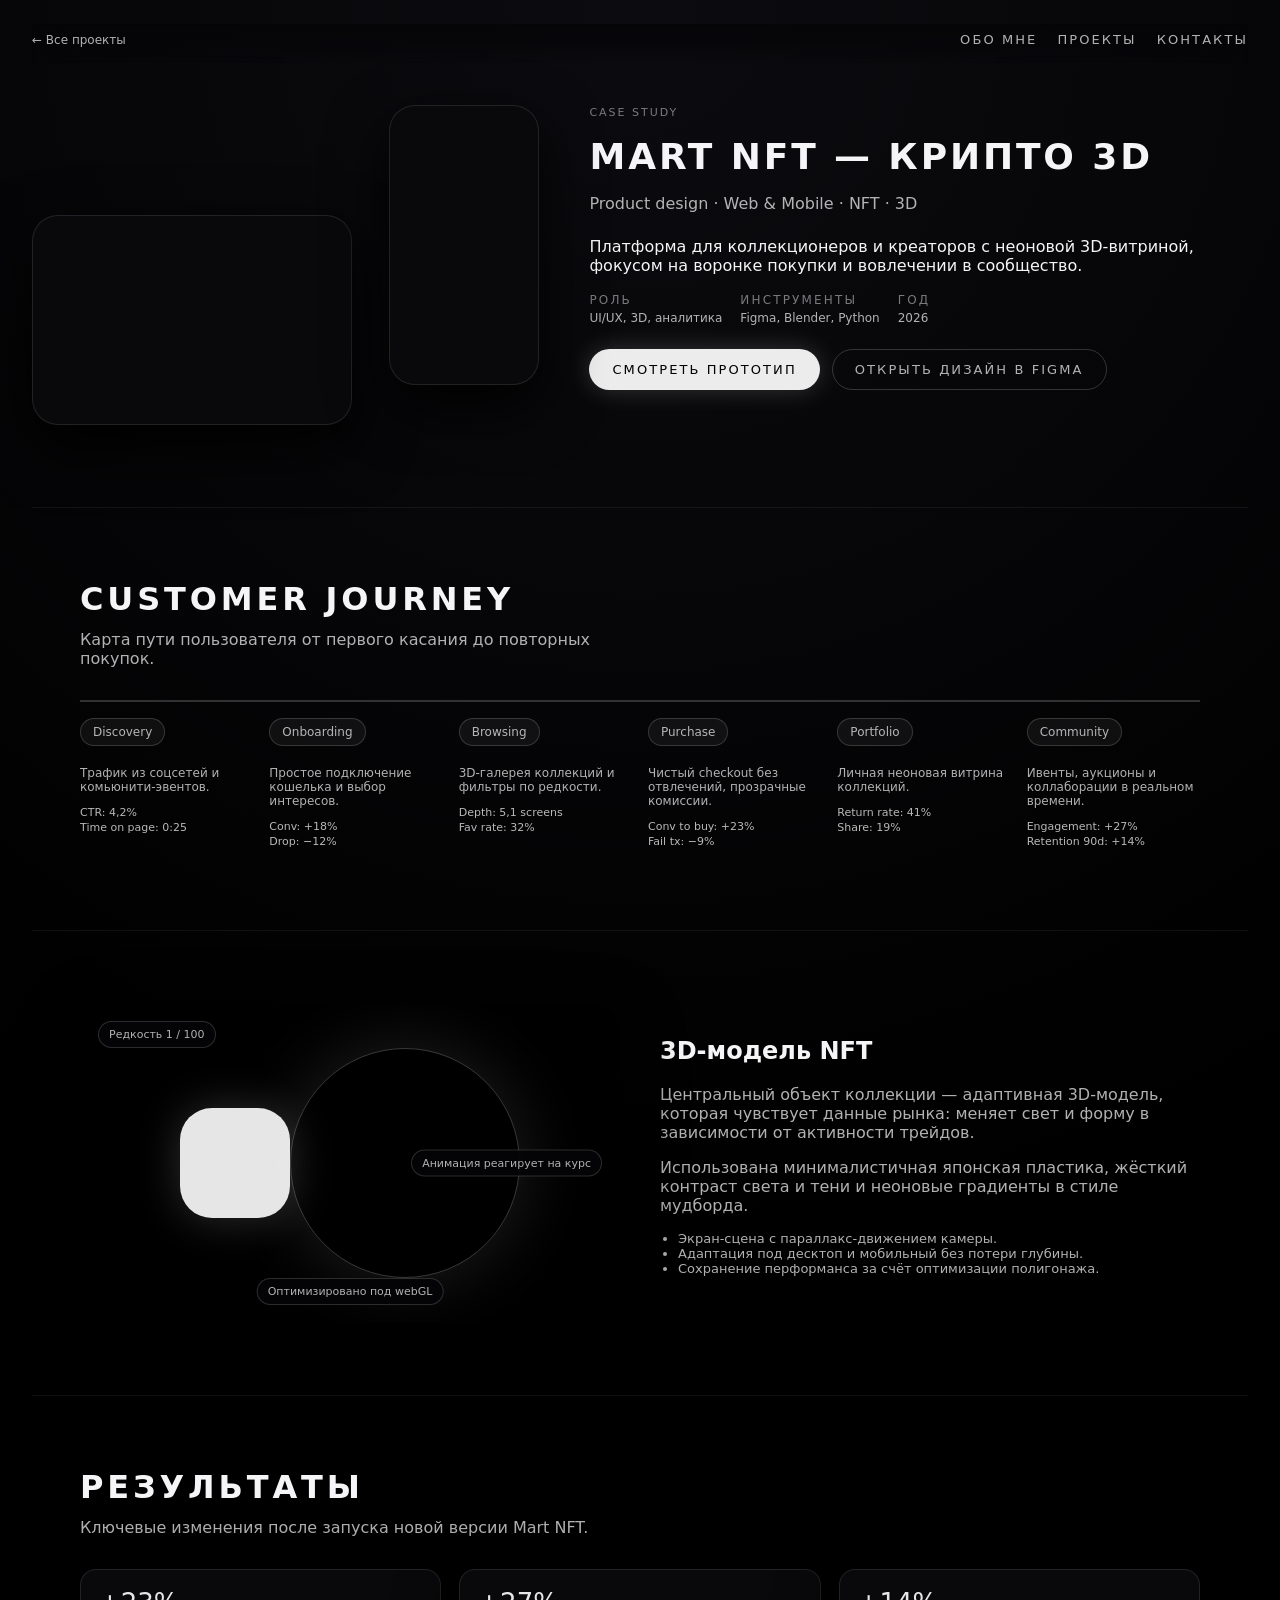
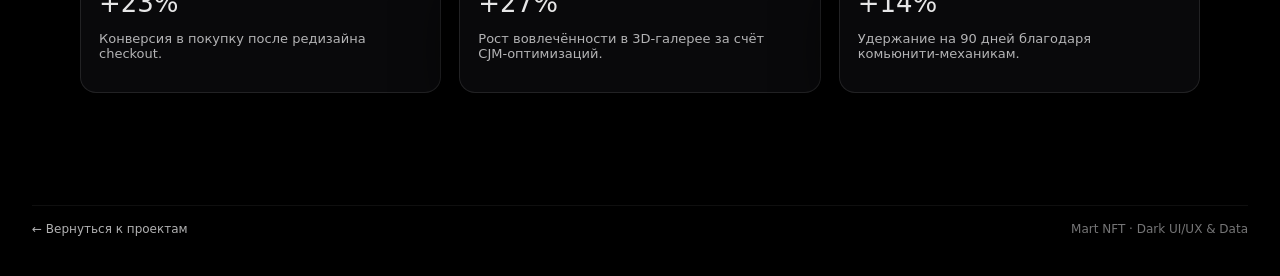
<file: project-mart.html>
<!DOCTYPE html>
<html lang="ru">
  <head>
    <meta charset="UTF-8" />
    <meta name="viewport" content="width=device-width, initial-scale=1.0" />
    <title>Mart NFT — крипто 3D · Case Study</title>
    <link rel="stylesheet" href="styles.css" />
  </head>
  <body class="case-page">
    <div class="page">
      <header class="site-header">
        <a href="index.html#projects" class="back-link">← Все проекты</a>
        <nav class="nav">
          <a href="index.html#about">Обо мне</a>
          <a href="index.html#projects">Проекты</a>
          <a href="index.html#contacts">Контакты</a>
        </nav>
      </header>

      <main>
        <!-- HERO -->
        <section class="section hero case-hero">
          <div class="hero-grid">
            <div class="hero-mockups">
              <div class="device laptop"></div>
              <div class="device phone"></div>
            </div>
            <div class="hero-content">
              <p class="hero-kicker">Case Study</p>
              <h1>Mart NFT — крипто 3D</h1>
              <p class="hero-stack">
                Product design · Web &amp; Mobile · NFT · 3D
              </p>
              <p>
                Платформа для коллекционеров и креаторов с неоновой 3D‑витриной,
                фокусом на воронке покупки и вовлечении в сообщество.
              </p>
              <div class="meta-row">
                <div>
                  <span class="meta-label">Роль</span>
                  <span class="meta-value">UI/UX, 3D, аналитика</span>
                </div>
                <div>
                  <span class="meta-label">Инструменты</span>
                  <span class="meta-value">Figma, Blender, Python</span>
                </div>
                <div>
                  <span class="meta-label">Год</span>
                  <span class="meta-value">2026</span>
                </div>
              </div>
              <div class="hero-actions">
                <a href="#" class="btn btn-primary">Смотреть прототип</a>
                <a href="#" class="btn btn-ghost">Открыть дизайн в Figma</a>
              </div>
            </div>
          </div>
        </section>

        <!-- CUSTOMER JOURNEY -->
        <section class="section cjm">
          <div class="section-inner">
            <header class="section-header">
              <h2>Customer Journey</h2>
              <p>
                Карта пути пользователя от первого касания до повторных
                покупок.
              </p>
            </header>
            <div class="cjm-track">
              <div class="cjm-line"></div>
              <div class="cjm-steps">
                <div class="cjm-step">
                  <div class="cjm-node">
                    <span>Discovery</span>
                  </div>
                  <p>Трафик из соцсетей и комьюнити‑эвентов.</p>
                  <div class="metrics">
                    <span>CTR: 4,2%</span>
                    <span>Time on page: 0:25</span>
                  </div>
                </div>
                <div class="cjm-step">
                  <div class="cjm-node">
                    <span>Onboarding</span>
                  </div>
                  <p>Простое подключение кошелька и выбор интересов.</p>
                  <div class="metrics">
                    <span>Conv: +18%</span>
                    <span>Drop: −12%</span>
                  </div>
                </div>
                <div class="cjm-step">
                  <div class="cjm-node">
                    <span>Browsing</span>
                  </div>
                  <p>3D‑галерея коллекций и фильтры по редкости.</p>
                  <div class="metrics">
                    <span>Depth: 5,1 screens</span>
                    <span>Fav rate: 32%</span>
                  </div>
                </div>
                <div class="cjm-step">
                  <div class="cjm-node">
                    <span>Purchase</span>
                  </div>
                  <p>Чистый checkout без отвлечений, прозрачные комиссии.</p>
                  <div class="metrics">
                    <span>Conv to buy: +23%</span>
                    <span>Fail tx: −9%</span>
                  </div>
                </div>
                <div class="cjm-step">
                  <div class="cjm-node">
                    <span>Portfolio</span>
                  </div>
                  <p>Личная неоновая витрина коллекций.</p>
                  <div class="metrics">
                    <span>Return rate: 41%</span>
                    <span>Share: 19%</span>
                  </div>
                </div>
                <div class="cjm-step">
                  <div class="cjm-node">
                    <span>Community</span>
                  </div>
                  <p>Ивенты, аукционы и коллаборации в реальном времени.</p>
                  <div class="metrics">
                    <span>Engagement: +27%</span>
                    <span>Retention 90d: +14%</span>
                  </div>
                </div>
              </div>
            </div>
          </div>
        </section>

        <!-- 3D NFT -->
        <section class="section nft-3d">
          <div class="section-inner nft-layout">
            <div class="nft-visual">
              <div class="nft-orbit">
                <div class="nft-core"></div>
                <div class="nft-ring"></div>
              </div>
              <div class="nft-label nft-label-top">Редкость 1 / 100</div>
              <div class="nft-label nft-label-right">Анимация реагирует на курс</div>
              <div class="nft-label nft-label-bottom">Оптимизировано под webGL</div>
            </div>
            <div class="nft-copy">
              <h2>3D‑модель NFT</h2>
              <p>
                Центральный объект коллекции — адаптивная 3D‑модель, которая
                чувствует данные рынка: меняет свет и форму в зависимости от
                активности трейдов.
              </p>
              <p>
                Использована минималистичная японская пластика, жёсткий контраст
                света и тени и неоновые градиенты в стиле мудборда.
              </p>
              <ul class="nft-list">
                <li>Экран‑сцена с параллакс‑движением камеры.</li>
                <li>Адаптация под десктоп и мобильный без потери глубины.</li>
                <li>Сохранение перформанса за счёт оптимизации полигонажа.</li>
              </ul>
            </div>
          </div>
        </section>

        <!-- RESULTS -->
        <section class="section results">
          <div class="section-inner">
            <header class="section-header">
              <h2>Результаты</h2>
              <p>Ключевые изменения после запуска новой версии Mart NFT.</p>
            </header>
            <div class="results-grid">
              <div class="result-card">
                <span class="result-value">+23%</span>
                <p>Конверсия в покупку после редизайна checkout.</p>
              </div>
              <div class="result-card">
                <span class="result-value">+27%</span>
                <p>Рост вовлечённости в 3D‑галерее за счёт CJM‑оптимизаций.</p>
              </div>
              <div class="result-card">
                <span class="result-value">+14%</span>
                <p>Удержание на 90 дней благодаря комьюнити‑механикам.</p>
              </div>
            </div>
          </div>
        </section>
      </main>

      <footer class="site-footer">
        <a href="index.html#projects" class="back-link">← Вернуться к проектам</a>
        <span>Mart NFT · Dark UI/UX &amp; Data</span>
      </footer>
    </div>

    <script src="main.js"></script>
  </body>
  </html>
</file>
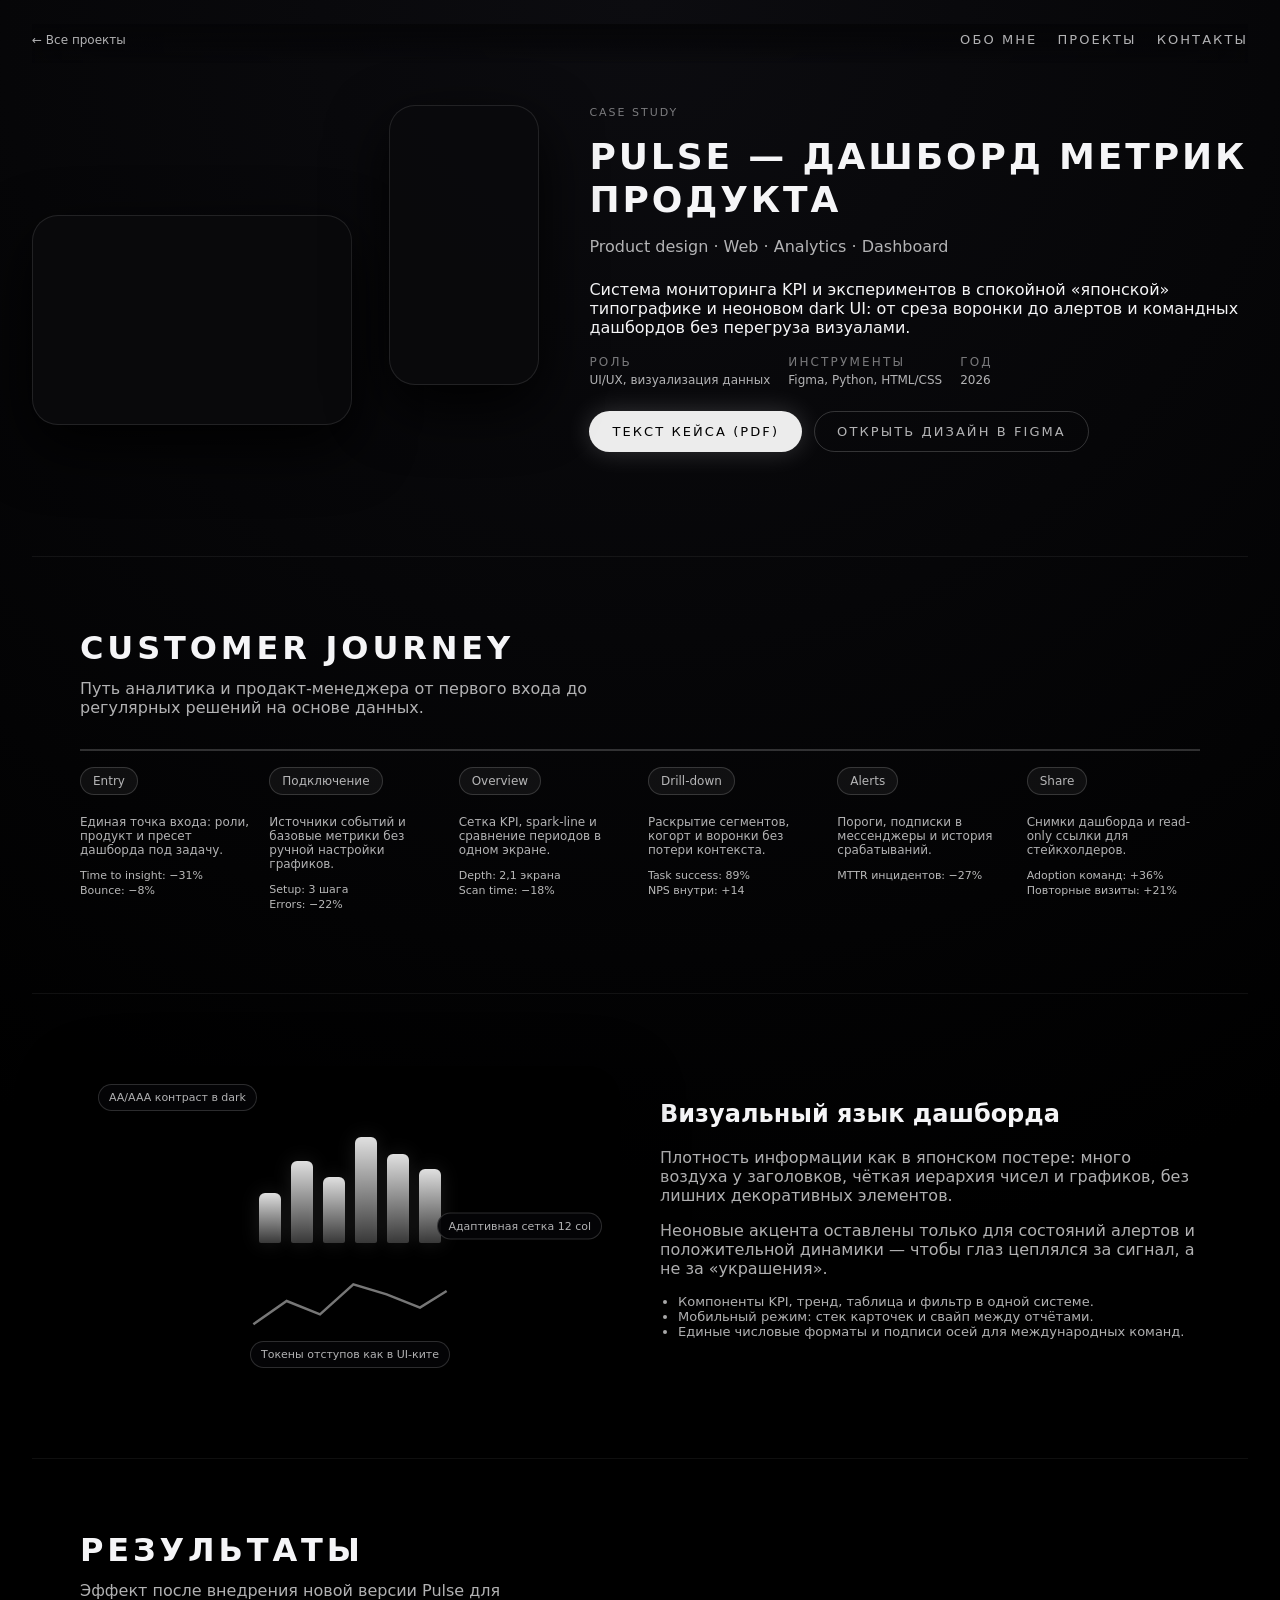
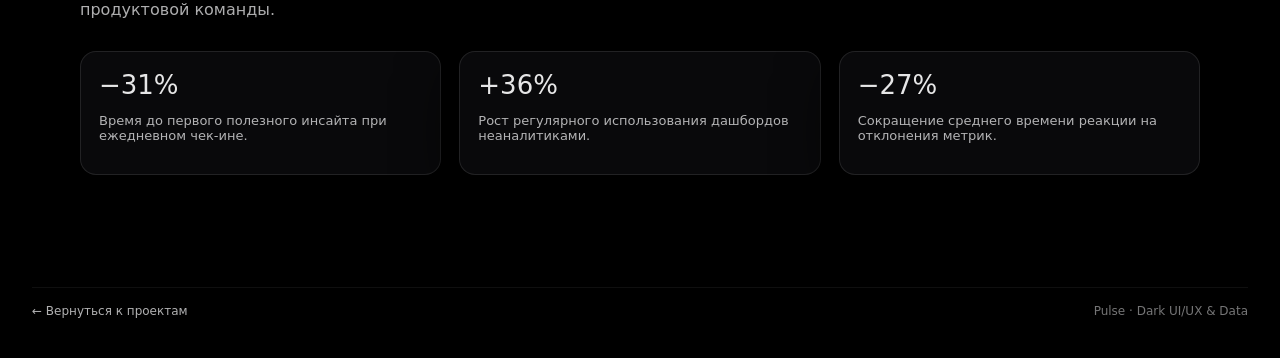
<file: project-pulse-figma.html>
<!DOCTYPE html>
<html lang="ru">
  <head>
    <meta charset="UTF-8" />
    <meta name="viewport" content="width=device-width, initial-scale=1.0" />
    <title>Pulse — дашборд метрик · Case Study (Figma)</title>
    <link rel="stylesheet" href="styles.css" />
  </head>
  <body class="case-page">
    <div class="page">
      <header class="site-header">
        <a href="index.html#projects" class="back-link">← Все проекты</a>
        <nav class="nav">
          <a href="index.html#about">Обо мне</a>
          <a href="index.html#projects">Проекты</a>
          <a href="index.html#contacts">Контакты</a>
        </nav>
      </header>

      <main>
        <section class="section hero case-hero">
          <div class="hero-grid">
            <div class="hero-mockups">
              <div class="device laptop"></div>
              <div class="device phone"></div>
            </div>
            <div class="hero-content">
              <p class="hero-kicker">Case Study</p>
              <h1>Pulse — дашборд метрик продукта</h1>
              <p class="hero-stack">Product design · Web · Analytics · Dashboard</p>
              <p>
                Система мониторинга KPI и экспериментов в спокойной
                «японской» типографике и неоновом dark UI: от среза воронки до
                алертов и командных дашбордов без перегруза визуалами.
              </p>
              <div class="meta-row">
                <div>
                  <span class="meta-label">Роль</span>
                  <span class="meta-value">UI/UX, визуализация данных</span>
                </div>
                <div>
                  <span class="meta-label">Инструменты</span>
                  <span class="meta-value">Figma, Python, HTML/CSS</span>
                </div>
                <div>
                  <span class="meta-label">Год</span>
                  <span class="meta-value">2026</span>
                </div>
              </div>
              <div class="hero-actions">
                <a href="src/case2.pdf" class="btn btn-primary" target="_blank" rel="noreferrer"
                  >Текст кейса (PDF)</a
                >
                <a href="#" class="btn btn-ghost">Открыть дизайн в Figma</a>
              </div>
            </div>
          </div>
        </section>

        <section class="section cjm">
          <div class="section-inner">
            <header class="section-header">
              <h2>Customer Journey</h2>
              <p>
                Путь аналитика и продакт-менеджера от первого входа до
                регулярных решений на основе данных.
              </p>
            </header>
            <div class="cjm-track">
              <div class="cjm-line"></div>
              <div class="cjm-steps">
                <div class="cjm-step">
                  <div class="cjm-node">
                    <span>Entry</span>
                  </div>
                  <p>
                    Единая точка входа: роли, продукт и пресет дашборда под
                    задачу.
                  </p>
                  <div class="metrics">
                    <span>Time to insight: −31%</span>
                    <span>Bounce: −8%</span>
                  </div>
                </div>
                <div class="cjm-step">
                  <div class="cjm-node">
                    <span>Подключение</span>
                  </div>
                  <p>
                    Источники событий и базовые метрики без ручной настройки
                    графиков.
                  </p>
                  <div class="metrics">
                    <span>Setup: 3 шага</span>
                    <span>Errors: −22%</span>
                  </div>
                </div>
                <div class="cjm-step">
                  <div class="cjm-node">
                    <span>Overview</span>
                  </div>
                  <p>
                    Сетка KPI, spark-line и сравнение периодов в одном экране.
                  </p>
                  <div class="metrics">
                    <span>Depth: 2,1 экрана</span>
                    <span>Scan time: −18%</span>
                  </div>
                </div>
                <div class="cjm-step">
                  <div class="cjm-node">
                    <span>Drill-down</span>
                  </div>
                  <p>
                    Раскрытие сегментов, когорт и воронки без потери контекста.
                  </p>
                  <div class="metrics">
                    <span>Task success: 89%</span>
                    <span>NPS внутри: +14</span>
                  </div>
                </div>
                <div class="cjm-step">
                  <div class="cjm-node">
                    <span>Alerts</span>
                  </div>
                  <p>
                    Пороги, подписки в мессенджеры и история срабатываний.
                  </p>
                  <div class="metrics">
                    <span>MTTR инцидентов: −27%</span>
                  </div>
                </div>
                <div class="cjm-step">
                  <div class="cjm-node">
                    <span>Share</span>
                  </div>
                  <p>
                    Снимки дашборда и read-only ссылки для стейкхолдеров.
                  </p>
                  <div class="metrics">
                    <span>Adoption команд: +36%</span>
                    <span>Повторные визиты: +21%</span>
                  </div>
                </div>
              </div>
            </div>
          </div>
        </section>

        <section class="section dash-board">
          <div class="section-inner dash-layout">
            <div class="dash-visual">
              <div class="dash-chart-wrap" aria-hidden="true">
                <div class="dash-chart-bars">
                  <span class="dash-bar" style="--h: 42%"></span>
                  <span class="dash-bar" style="--h: 68%"></span>
                  <span class="dash-bar" style="--h: 55%"></span>
                  <span class="dash-bar" style="--h: 88%"></span>
                  <span class="dash-bar" style="--h: 74%"></span>
                  <span class="dash-bar" style="--h: 62%"></span>
                </div>
                <div class="dash-spark">
                  <svg viewBox="0 0 120 40" fill="none" aria-hidden="true">
                    <path
                      d="M2 32 L22 18 L42 26 L62 8 L82 14 L102 22 L118 12"
                      stroke="rgba(255,255,255,0.55)"
                      stroke-width="1.5"
                    />
                  </svg>
                </div>
              </div>
              <div class="dash-label dash-label-topleft">AA/AAA контраст в dark</div>
              <div class="dash-label dash-label-midright">Адаптивная сетка 12 col</div>
              <div class="dash-label dash-label-bot">Токены отступов как в UI‑ките</div>
            </div>
            <div class="dash-copy">
              <h2>Визуальный язык дашборда</h2>
              <p>
                Плотность информации как в японском постере: много воздуха у
                заголовков, чёткая иерархия чисел и графиков, без лишних
                декоративных элементов.
              </p>
              <p>
                Неоновые акцента оставлены только для состояний алертов и
                положительной динамики — чтобы глаз цеплялся за сигнал, а не за
                «украшения».
              </p>
              <ul class="dash-list">
                <li>Компоненты KPI, тренд, таблица и фильтр в одной системе.</li>
                <li>Мобильный режим: стек карточек и свайп между отчётами.</li>
                <li>Единые числовые форматы и подписи осей для международных команд.</li>
              </ul>
            </div>
          </div>
        </section>

        <section class="section results">
          <div class="section-inner">
            <header class="section-header">
              <h2>Результаты</h2>
              <p>Эффект после внедрения новой версии Pulse для продуктовой команды.</p>
            </header>
            <div class="results-grid">
              <div class="result-card">
                <span class="result-value">−31%</span>
                <p>Время до первого полезного инсайта при ежедневном чек-ине.</p>
              </div>
              <div class="result-card">
                <span class="result-value">+36%</span>
                <p>Рост регулярного использования дашбордов неаналитиками.</p>
              </div>
              <div class="result-card">
                <span class="result-value">−27%</span>
                <p>Сокращение среднего времени реакции на отклонения метрик.</p>
              </div>
            </div>
          </div>
        </section>
      </main>

      <footer class="site-footer">
        <a href="index.html#projects" class="back-link">← Вернуться к проектам</a>
        <span>Pulse · Dark UI/UX &amp; Data</span>
      </footer>
    </div>
  </body>
</html>
</file>
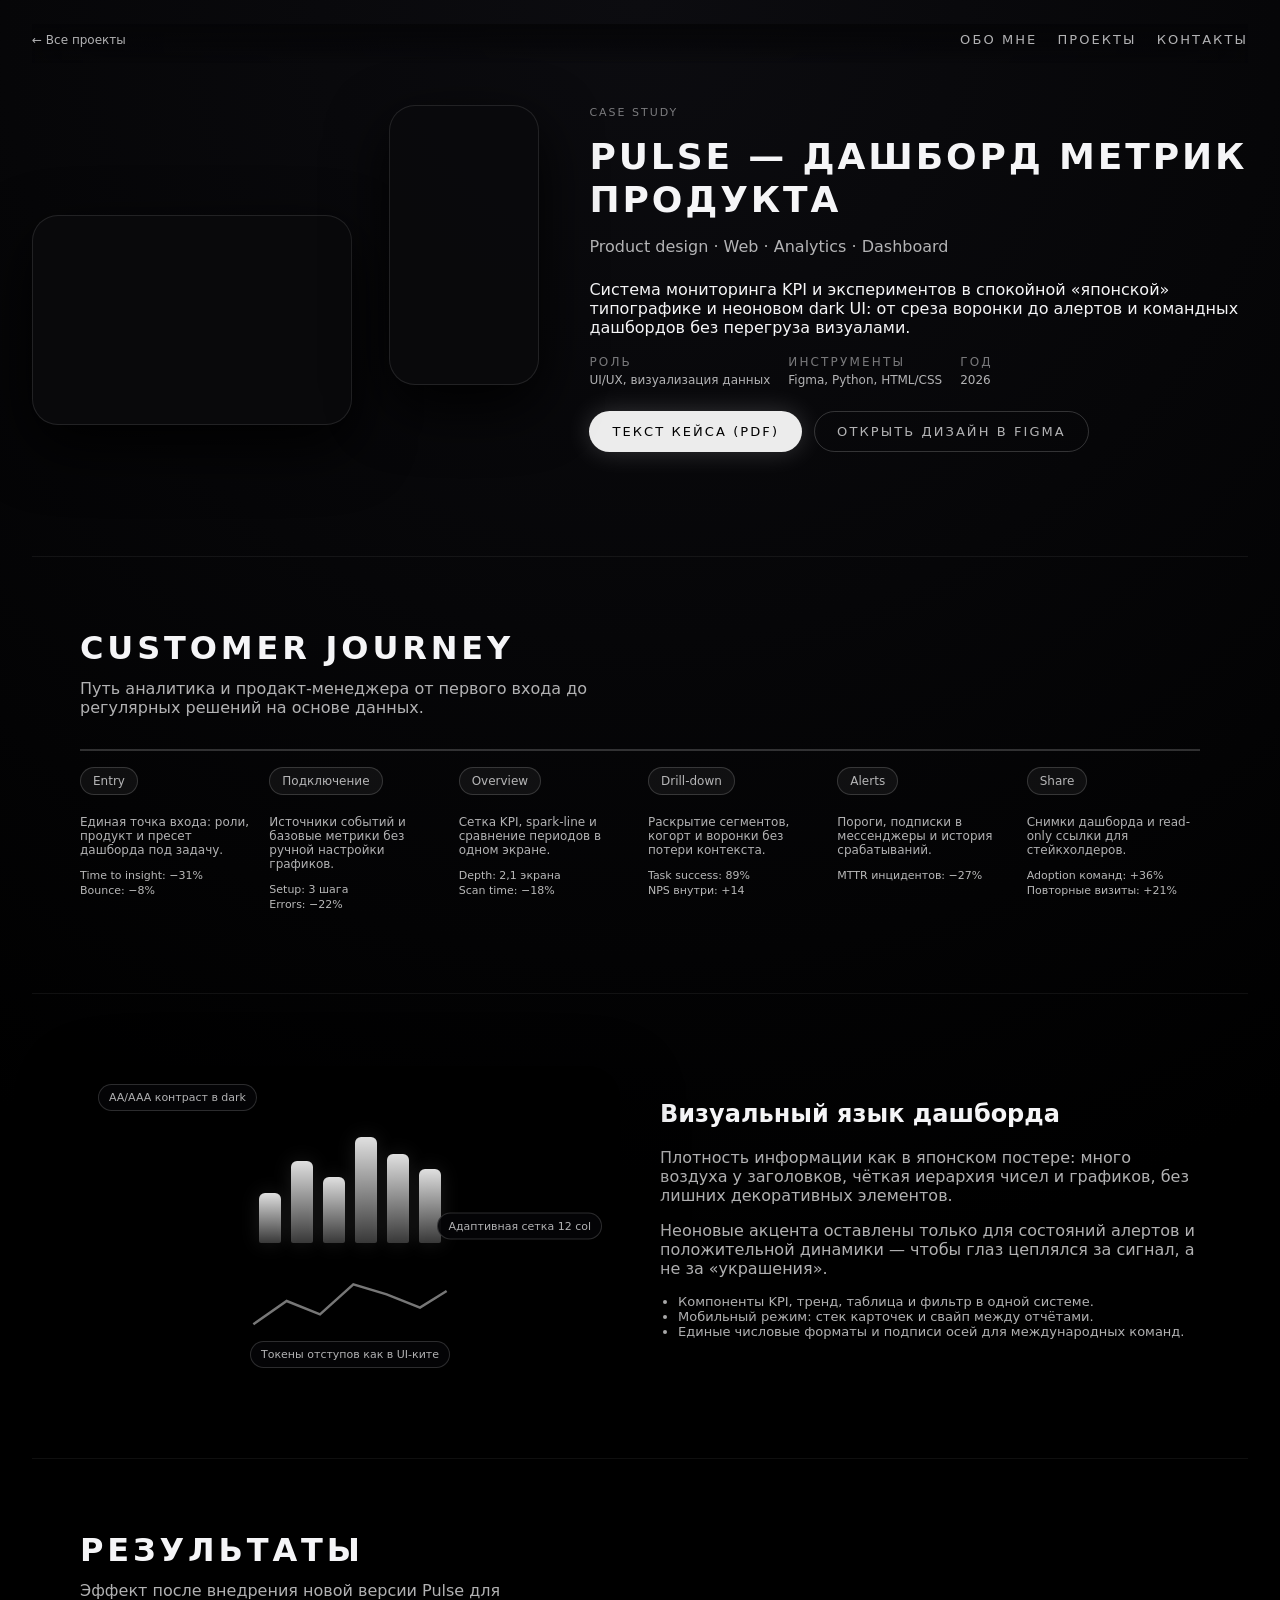
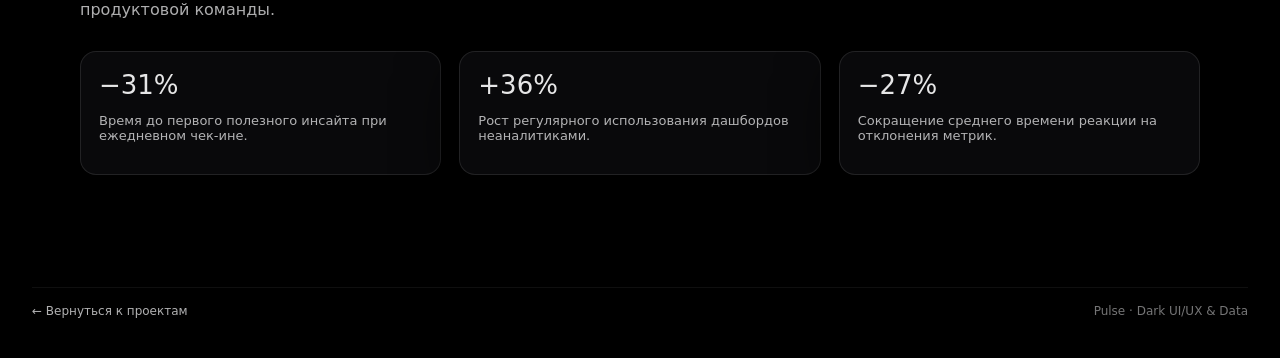
<file: project-pulse.html>
<!DOCTYPE html>
<html lang="ru">
  <head>
    <meta charset="UTF-8" />
    <meta name="viewport" content="width=device-width, initial-scale=1.0" />
    <title>Pulse — дашборд метрик · Case Study</title>
    <link rel="stylesheet" href="styles.css" />
  </head>
  <body class="case-page">
    <div class="page">
      <header class="site-header">
        <a href="index.html#projects" class="back-link">← Все проекты</a>
        <nav class="nav">
          <a href="index.html#about">Обо мне</a>
          <a href="index.html#projects">Проекты</a>
          <a href="index.html#contacts">Контакты</a>
        </nav>
      </header>

      <main>
        <section class="section hero case-hero">
          <div class="hero-grid">
            <div class="hero-mockups">
              <div class="device laptop"></div>
              <div class="device phone"></div>
            </div>
            <div class="hero-content">
              <p class="hero-kicker">Case Study</p>
              <h1>Pulse — дашборд метрик продукта</h1>
              <p class="hero-stack">
                Product design · Web · Analytics · Dashboard
              </p>
              <p>
                Система мониторинга KPI и экспериментов в спокойной
                «японской» типографике и неоновом dark UI: от среза воронки до
                алертов и командных дашбордов без перегруза визуалами.
              </p>
              <div class="meta-row">
                <div>
                  <span class="meta-label">Роль</span>
                  <span class="meta-value">UI/UX, визуализация данных</span>
                </div>
                <div>
                  <span class="meta-label">Инструменты</span>
                  <span class="meta-value">Figma, Python, HTML/CSS</span>
                </div>
                <div>
                  <span class="meta-label">Год</span>
                  <span class="meta-value">2026</span>
                </div>
              </div>
              <div class="hero-actions">
                <a href="src/case2.pdf" class="btn btn-primary" target="_blank" rel="noreferrer"
                  >Текст кейса (PDF)</a
                >
                <a href="#" class="btn btn-ghost">Открыть дизайн в Figma</a>
              </div>
            </div>
          </div>
        </section>

        <section class="section cjm">
          <div class="section-inner">
            <header class="section-header">
              <h2>Customer Journey</h2>
              <p>
                Путь аналитика и продакт-менеджера от первого входа до
                регулярных решений на основе данных.
              </p>
            </header>
            <div class="cjm-track">
              <div class="cjm-line"></div>
              <div class="cjm-steps">
                <div class="cjm-step">
                  <div class="cjm-node">
                    <span>Entry</span>
                  </div>
                  <p>
                    Единая точка входа: роли, продукт и пресет дашборда под
                    задачу.
                  </p>
                  <div class="metrics">
                    <span>Time to insight: −31%</span>
                    <span>Bounce: −8%</span>
                  </div>
                </div>
                <div class="cjm-step">
                  <div class="cjm-node">
                    <span>Подключение</span>
                  </div>
                  <p>
                    Источники событий и базовые метрики без ручной настройки
                    графиков.
                  </p>
                  <div class="metrics">
                    <span>Setup: 3 шага</span>
                    <span>Errors: −22%</span>
                  </div>
                </div>
                <div class="cjm-step">
                  <div class="cjm-node">
                    <span>Overview</span>
                  </div>
                  <p>
                    Сетка KPI, spark-line и сравнение периодов в одном экране.
                  </p>
                  <div class="metrics">
                    <span>Depth: 2,1 экрана</span>
                    <span>Scan time: −18%</span>
                  </div>
                </div>
                <div class="cjm-step">
                  <div class="cjm-node">
                    <span>Drill-down</span>
                  </div>
                  <p>
                    Раскрытие сегментов, когорт и воронки без потери контекста.
                  </p>
                  <div class="metrics">
                    <span>Task success: 89%</span>
                    <span>NPS внутри: +14</span>
                  </div>
                </div>
                <div class="cjm-step">
                  <div class="cjm-node">
                    <span>Alerts</span>
                  </div>
                  <p>
                    Пороги, подписки в мессенджеры и история срабатываний.
                  </p>
                  <div class="metrics">
                    <span>MTTR инцидентов: −27%</span>
                  </div>
                </div>
                <div class="cjm-step">
                  <div class="cjm-node">
                    <span>Share</span>
                  </div>
                  <p>
                    Снимки дашборда и read-only ссылки для стейкхолдеров.
                  </p>
                  <div class="metrics">
                    <span>Adoption команд: +36%</span>
                    <span>Повторные визиты: +21%</span>
                  </div>
                </div>
              </div>
            </div>
          </div>
        </section>

        <section class="section dash-board">
          <div class="section-inner dash-layout">
            <div class="dash-visual">
              <div class="dash-chart-wrap" aria-hidden="true">
                <div class="dash-chart-bars">
                  <span class="dash-bar" style="--h: 42%"></span>
                  <span class="dash-bar" style="--h: 68%"></span>
                  <span class="dash-bar" style="--h: 55%"></span>
                  <span class="dash-bar" style="--h: 88%"></span>
                  <span class="dash-bar" style="--h: 74%"></span>
                  <span class="dash-bar" style="--h: 62%"></span>
                </div>
                <div class="dash-spark">
                  <svg viewBox="0 0 120 40" fill="none" aria-hidden="true">
                    <path
                      d="M2 32 L22 18 L42 26 L62 8 L82 14 L102 22 L118 12"
                      stroke="rgba(255,255,255,0.55)"
                      stroke-width="1.5"
                    />
                  </svg>
                </div>
              </div>
              <div class="dash-label dash-label-topleft">AA/AAA контраст в dark</div>
              <div class="dash-label dash-label-midright">Адаптивная сетка 12 col</div>
              <div class="dash-label dash-label-bot">Токены отступов как в UI‑ките</div>
            </div>
            <div class="dash-copy">
              <h2>Визуальный язык дашборда</h2>
              <p>
                Плотность информации как в японском постере: много воздуха у
                заголовков, чёткая иерархия чисел и графиков, без лишних
                декоративных элементов.
              </p>
              <p>
                Неоновые акцента оставлены только для состояний алертов и
                положительной динамики — чтобы глаз цеплялся за сигнал, а не за
                «украшения».
              </p>
              <ul class="dash-list">
                <li>Компоненты KPI, тренд, таблица и фильтр в одной системе.</li>
                <li>Мобильный режим: стек карточек и свайп между отчётами.</li>
                <li>Единые числовые форматы и подписи осей для международных команд.</li>
              </ul>
            </div>
          </div>
        </section>

        <section class="section results">
          <div class="section-inner">
            <header class="section-header">
              <h2>Результаты</h2>
              <p>Эффект после внедрения новой версии Pulse для продуктовой команды.</p>
            </header>
            <div class="results-grid">
              <div class="result-card">
                <span class="result-value">−31%</span>
                <p>Время до первого полезного инсайта при ежедневном чек-ине.</p>
              </div>
              <div class="result-card">
                <span class="result-value">+36%</span>
                <p>Рост регулярного использования дашбордов неаналитиками.</p>
              </div>
              <div class="result-card">
                <span class="result-value">−27%</span>
                <p>Сокращение среднего времени реакции на отклонения метрик.</p>
              </div>
            </div>
          </div>
        </section>
      </main>

      <footer class="site-footer">
        <a href="index.html#projects" class="back-link">← Вернуться к проектам</a>
        <span>Pulse · Dark UI/UX &amp; Data</span>
      </footer>
    </div>

    <script src="main.js"></script>
  </body>
</html>
</file>
<file: styles.css>
:root {
  --bg-primary: #000000;
  --bg-secondary: #0a0a0c;
  --bg-elevated: #121216;

  --accent-ink: #ffffff;
  --accent-glow: rgba(255, 255, 255, 0.18);
  --accent-warm-1: #ff3b21;
  --accent-warm-2: #ff7a1a;
  --brand-gradient: linear-gradient(135deg, #ff3b21 0%, #ff7a1a 45%, #ffdc6a 100%);

  /* Back-compat: keep old names, now monochrome */
  --accent-neon: rgba(255, 255, 255, 0.92);
  --accent-violet: rgba(255, 255, 255, 0.32);
  --accent-cyan: rgba(255, 255, 255, 0.78);
  --accent-orange: rgba(255, 255, 255, 0.9);

  --text-primary: #f5f5f7;
  --text-secondary: rgba(245, 245, 247, 0.72);
  --text-muted: rgba(245, 245, 247, 0.48);

  --border-subtle: rgba(255, 255, 255, 0.06);
  --radius-lg: 24px;
  --radius-md: 16px;
  --radius-sm: 10px;

  --shadow-soft: 0 18px 60px rgba(0, 0, 0, 0.9);
  --shadow-neon: 0 0 32px rgba(255, 255, 255, 0.16);
}

*,
*::before,
*::after {
  box-sizing: border-box;
}

html,
body {
  margin: 0;
  padding: 0;
  background: radial-gradient(circle at top, #0c0c10 0, #000000 62%, #000 100%);
  color: var(--text-primary);
  font-family: system-ui, -apple-system, BlinkMacSystemFont, "SF Mono", monospace;
}

.gradient-text {
  background: var(--brand-gradient);
  -webkit-background-clip: text;
  background-clip: text;
  color: transparent;
}

body {
  min-height: 100vh;
}

.page {
  min-height: 100vh;
  max-width: 1440px;
  margin: 0 auto;
  padding: 24px 32px 40px;
}

@media (max-width: 768px) {
  .page {
    padding: 16px 16px 32px;
  }
  .site-header .nav,
  .hero-project-cards,
  .hero-projects-label {
    display: none;
  }
}

a {
  color: inherit;
  text-decoration: none;
}

.site-header {
  display: flex;
  align-items: center;
  justify-content: space-between;
  gap: 24px;
  padding: 8px 0 16px;
  position: sticky;
  top: 0;
  z-index: 20;
  backdrop-filter: blur(32px);
  background: linear-gradient(
    to bottom,
    rgba(5, 5, 7, 0.9),
    rgba(5, 5, 7, 0.6),
    transparent
  );
}

.logo-handwritten {
  font-family: "Brush Script MT", "Segoe Script", system-ui;
  font-size: 24px;
  letter-spacing: 0.16em;
  text-transform: uppercase;
  white-space: nowrap;
}

.avatar-ring {
  display: flex;
  align-items: center;
  justify-content: center;
  position: relative;
  overflow: hidden;
  isolation: isolate;
}

.avatar-canvas {
  width: 100%;
  height: 100%;
  display: block;
  filter: drop-shadow(0 0 10px rgba(255, 255, 255, 0.22))
    drop-shadow(0 0 18px rgba(255, 255, 255, 0.14));
}

.avatar-scanlines {
  pointer-events: none;
  position: absolute;
  inset: 0;
  background: repeating-linear-gradient(
    to bottom,
    rgba(255, 255, 255, 0.05) 0px,
    rgba(255, 255, 255, 0.05) 1px,
    transparent 2px,
    transparent 4px
  );
  opacity: 0.16;
  mix-blend-mode: screen;
  animation: scanShift 2.8s linear infinite;
}

@keyframes scanShift {
  0% {
    transform: translateY(-8px);
  }
  100% {
    transform: translateY(8px);
  }
}

.nav {
  display: flex;
  align-items: center;
  gap: 20px;
  font-size: 13px;
  letter-spacing: 0.16em;
  text-transform: uppercase;
}

.nav a {
  position: relative;
  color: var(--text-secondary);
}

.nav a::after {
  content: "";
  position: absolute;
  left: 0;
  bottom: -6px;
  width: 0;
  height: 1px;
  background: linear-gradient(
    90deg,
    rgba(255, 255, 255, 0.9),
    rgba(255, 255, 255, 0.2)
  );
  transition: width 0.3s ease;
}

.nav a:hover {
  color: var(--text-primary);
}

.nav a:hover::after {
  width: 100%;
}

.btn {
  display: inline-flex;
  align-items: center;
  justify-content: center;
  padding: 12px 22px;
  border-radius: 999px;
  font-size: 13px;
  letter-spacing: 0.16em;
  text-transform: uppercase;
  border: 1px solid transparent;
  cursor: pointer;
  transition: transform 0.2s ease, box-shadow 0.2s ease, background 0.2s ease,
    border-color 0.2s ease, color 0.2s ease;
}

.btn.small {
  padding: 8px 16px;
  font-size: 11px;
}

.btn.full {
  width: 100%;
}

.btn-primary {
  background: rgba(255, 255, 255, 0.92);
  color: #000;
  box-shadow: 0 0 26px rgba(255, 255, 255, 0.18);
}

.btn-primary:hover {
  transform: translateY(-1px) scale(1.02);
  box-shadow: 0 0 34px rgba(255, 255, 255, 0.28);
}

.btn-ghost {
  background: transparent;
  border-color: rgba(255, 255, 255, 0.18);
  color: var(--text-secondary);
}

.btn-ghost:hover {
  border-color: rgba(255, 255, 255, 0.35);
  color: var(--text-primary);
  background: rgba(255, 255, 255, 0.06);
}

.section {
  padding: 72px 0;
  position: relative;
}

.section-inner {
  max-width: 1120px;
  margin: 0 auto;
}

@media (max-width: 768px) {
  .section {
    padding: 48px 0;
  }
}

.section-header h2 {
  font-size: 32px;
  letter-spacing: 0.12em;
  text-transform: uppercase;
  margin: 0 0 12px;
}

.section-header p {
  margin: 0;
  color: var(--text-secondary);
  max-width: 520px;
}

.grid-12 {
  display: grid;
  grid-template-columns: repeat(12, minmax(0, 1fr));
  gap: 24px;
}

.col-5 {
  grid-column: span 5;
}

.col-7 {
  grid-column: span 7;
}

@media (max-width: 900px) {
  .grid-12 {
    grid-template-columns: repeat(4, minmax(0, 1fr));
  }
  .col-5,
  .col-7 {
    grid-column: span 4;
  }
}

.hero {
  padding-top: 40px;
}

.hero-grid {
  display: grid;
  grid-template-columns: minmax(0, 1.1fr) minmax(0, 1.4fr);
  gap: 40px;
  align-items: center;
}

@media (max-width: 900px) {
  .hero-grid {
    grid-template-columns: minmax(0, 1fr);
  }
}

.hero-avatar {
  position: relative;
  display: flex;
  align-items: center;
  justify-content: center;
}

.hero .avatar-ring {
  width: 320px;
  height: 320px;
  border-radius: 50%;
  border: 2px solid rgba(255, 255, 255, 0.12);
  box-shadow: 0 0 70px rgba(255, 255, 255, 0.12),
    0 0 140px rgba(255, 255, 255, 0.08);
  background: rgba(0, 0, 0, 0.92);
}

.avatar-silhouette {
  width: 60%;
  height: 60%;
  border-radius: 50%;
  position: relative;
  overflow: hidden;
  background: rgba(0, 0, 0, 0.96);
  box-shadow: inset 0 0 60px rgba(0, 0, 0, 0.9);
}

.avatar-silhouette .avatar-canvas {
  position: absolute;
  inset: 0;
}

.hero-kanji {
  position: absolute;
  left: 18px;
  top: 32px;
  font-size: 40px;
  letter-spacing: 0.2em;
  color: rgba(255, 255, 255, 0.34);
}

.hero-kanji-cloud {
  position: absolute;
  inset: -26px;
  pointer-events: none;
  filter: drop-shadow(0 0 14px rgba(255, 122, 26, 0.16));
  opacity: 0.95;
}

.hero-kanji-cloud .kanji {
  position: absolute;
  left: 50%;
  top: 50%;
  transform: translate(-50%, -50%);
  font-size: 28px;
  letter-spacing: 0.1em;
  background: linear-gradient(135deg, var(--accent-warm-1), var(--accent-warm-2));
  -webkit-background-clip: text;
  background-clip: text;
  color: transparent;
  opacity: 0.9;
  mix-blend-mode: screen;
  animation: kanjiOrbit var(--dur, 12s) linear infinite,
    kanjiFlicker var(--flick, 3.6s) ease-in-out infinite;
  will-change: transform, opacity, filter;
  user-select: none;
}

@keyframes kanjiOrbit {
  from {
    transform: translate(-50%, -50%) rotate(var(--a0, 0deg))
      translateX(var(--r, 170px)) rotate(calc(var(--a0, 0deg) * -1));
  }
  to {
    transform: translate(-50%, -50%) rotate(calc(var(--a0, 0deg) + 360deg))
      translateX(var(--r, 170px))
      rotate(calc((var(--a0, 0deg) + 360deg) * -1));
  }
}

@keyframes kanjiFlicker {
  0%,
  100% {
    opacity: calc(var(--o, 0.9));
    filter: blur(0px);
  }
  45% {
    opacity: calc(var(--o, 0.9) * 0.78);
  }
  50% {
    opacity: calc(var(--o, 0.9) * 0.35);
    filter: blur(0.6px);
  }
  55% {
    opacity: calc(var(--o, 0.9) * 0.86);
    filter: blur(0px);
  }
}

.hero-kanji-cloud .kanji::after {
  content: "";
  position: absolute;
  inset: -6px -10px;
  border-radius: 999px;
  background: rgba(255, 122, 26, 0.08);
  filter: blur(10px);
  opacity: 0.45;
  z-index: -1;
}

/* Individual orbits (asymmetry + depth) */
.hero-kanji-cloud .k1 { --r: 182px; --a0: 18deg;  --dur: 14s; --flick: 4.2s; --o: 0.85; font-size: 30px; }
.hero-kanji-cloud .k2 { --r: 144px; --a0: 62deg;  --dur: 11s; --flick: 3.1s; --o: 0.78; font-size: 22px; }
.hero-kanji-cloud .k3 { --r: 206px; --a0: 98deg;  --dur: 17s; --flick: 4.8s; --o: 0.72; font-size: 26px; }
.hero-kanji-cloud .k4 { --r: 162px; --a0: 142deg; --dur: 13s; --flick: 3.7s; --o: 0.82; font-size: 24px; }
.hero-kanji-cloud .k5 { --r: 224px; --a0: 196deg; --dur: 19s; --flick: 5.4s; --o: 0.62; font-size: 20px; }
.hero-kanji-cloud .k6 { --r: 152px; --a0: 232deg; --dur: 12s; --flick: 3.3s; --o: 0.76; font-size: 28px; }
.hero-kanji-cloud .k7 { --r: 210px; --a0: 268deg; --dur: 18s; --flick: 4.9s; --o: 0.68; font-size: 22px; }
.hero-kanji-cloud .k8 { --r: 170px; --a0: 312deg; --dur: 15s; --flick: 3.9s; --o: 0.74; font-size: 26px; }
.hero-kanji-cloud .k9 { --r: 238px; --a0: 350deg; --dur: 21s; --flick: 6.0s; --o: 0.58; font-size: 18px; }

@media (max-width: 900px) {
  .hero-kanji-cloud {
    inset: -12px;
  }
  .hero-kanji-cloud .k5,
  .hero-kanji-cloud .k9 {
    display: none;
  }
}

.hero-lotus {
  position: absolute;
  right: -40px;
  bottom: -40px;
  width: 140px;
  height: 80px;
  border-radius: 50%;
  border: 1px solid rgba(255, 255, 255, 0.16);
  border-top: none;
  opacity: 0.6;
}

.hero-content h1 {
  font-size: 36px;
  line-height: 1.2;
  margin: 0 0 16px;
  text-transform: uppercase;
  letter-spacing: 0.08em;
}

.hero-subline {
  display: block;
  font-size: 22px;
  font-weight: 400;
  color: var(--accent-cyan);
  margin-top: 4px;
}

.hero-kicker {
  text-transform: uppercase;
  letter-spacing: 0.18em;
  font-size: 11px;
  color: var(--text-muted);
  margin-bottom: 16px;
}

.hero-stack {
  margin: 0 0 24px;
  color: var(--text-secondary);
}

.hero-actions {
  display: flex;
  flex-wrap: wrap;
  gap: 12px;
  margin-bottom: 32px;
}

.hero-projects-label {
  text-transform: uppercase;
  letter-spacing: 0.18em;
  font-size: 11px;
  color: var(--text-muted);
  margin-bottom: 12px;
}

.hero-project-cards {
  display: grid;
  grid-template-columns: repeat(3, minmax(0, 1fr));
  gap: 16px;
}

@media (max-width: 900px) {
  .hero-project-cards {
    grid-template-columns: minmax(0, 1fr);
  }
}

.project-card {
  --rx: 0deg;
  --ry: 0deg;
  border-radius: var(--radius-md);
  padding: 16px 18px 18px;
  background: rgba(10, 10, 12, 0.92);
  border: 1px solid rgba(255, 255, 255, 0.06);
  box-shadow: 0 14px 40px rgba(0, 0, 0, 0.85);
  position: relative;
  overflow: hidden;
  transform: perspective(900px) rotateX(var(--rx)) rotateY(var(--ry));
  transition: transform 0.25s ease, box-shadow 0.25s ease, border-color 0.25s ease;
}

.project-card.large {
  grid-column: span 2;
}

@media (max-width: 900px) {
  .project-card.large {
    grid-column: span 1;
  }
}

.project-card::before {
  content: "";
  position: absolute;
  inset: -1px;
  border-radius: inherit;
  border: 1px solid rgba(255, 255, 255, 0.22);
  opacity: 0;
  transition: opacity 0.25s ease;
}

.project-card:hover {
  transform: perspective(900px) translateY(-4px) rotateX(var(--rx)) rotateY(var(--ry));
  box-shadow: 0 28px 72px rgba(0, 0, 0, 0.95);
  border-color: transparent;
  border-image: var(--brand-gradient) 1;
  border-image-slice: 1;
}

.project-card::before {
  content: "";
  position: absolute;
  inset: 0;
  border-radius: inherit;
  border: 1px solid transparent;
  pointer-events: none;
  box-shadow: inset 0 0 0 1px rgba(255, 255, 255, 0);
  transition: box-shadow 0.25s ease, opacity 0.25s ease;
}

.project-card:hover::before {
  box-shadow: inset 0 0 0 1px rgba(255, 255, 255, 0.08);
  opacity: 1;
}

.case-modal {
  position: fixed;
  inset: 0;
  display: none;
  align-items: center;
  justify-content: center;
  z-index: 1200;
  padding: 24px;
}

.case-modal.active {
  display: flex;
}

.case-modal-backdrop {
  position: absolute;
  inset: 0;
  background: rgba(0, 0, 0, 0.82);
  backdrop-filter: blur(10px);
}

.case-modal-shell {
  position: relative;
  width: min(1200px, calc(100% - 48px));
  max-height: calc(100% - 48px);
  background: rgba(5, 5, 7, 0.98);
  border: 1px solid rgba(255, 255, 255, 0.12);
  border-radius: 28px;
  overflow: hidden;
  box-shadow: 0 38px 100px rgba(0, 0, 0, 0.85);
  display: flex;
  flex-direction: column;
}

.case-modal-header {
  padding: 22px 22px 16px;
  border-bottom: 1px solid rgba(255, 255, 255, 0.08);
}

.case-modal-label {
  display: block;
  font-size: 11px;
  letter-spacing: 0.18em;
  text-transform: uppercase;
  color: var(--text-muted);
  margin-bottom: 10px;
}

.case-modal-title {
  margin: 0;
  color: var(--text-primary);
  font-size: clamp(22px, 2vw, 32px);
  line-height: 1.1;
}

.case-modal-frame {
  width: 100%;
  height: min(78vh, 760px);
  border: none;
  background: #000;
}

.case-modal-actions {
  padding: 18px 22px 22px;
  display: flex;
  justify-content: flex-end;
}

.case-modal-close {
  position: absolute;
  top: 16px;
  right: 16px;
  width: 42px;
  height: 42px;
  border-radius: 50%;
  border: 1px solid rgba(255, 255, 255, 0.16);
  background: rgba(10, 10, 12, 0.92);
  color: var(--text-primary);
  font-size: 24px;
  line-height: 1;
  cursor: pointer;
}

@media (max-width: 900px) {
  .case-modal {
    padding: 12px;
  }

  .case-modal-shell {
    width: 100%;
    max-height: calc(100% - 24px);
    border-radius: 22px;
  }

  .case-modal-actions {
    padding: 14px 16px 16px;
  }
}

.project-card h3 {
  margin: 10px 0 6px;
  font-size: 17px;
}

.project-card p {
  margin: 0;
  font-size: 13px;
  color: var(--text-secondary);
}

.project-tag-row {
  display: flex;
  flex-wrap: wrap;
  gap: 6px;
}

.tag {
  padding: 4px 8px;
  border-radius: 999px;
  border: 1px solid rgba(255, 255, 255, 0.18);
  font-size: 10px;
  text-transform: uppercase;
  letter-spacing: 0.16em;
  color: var(--text-secondary);
}

.project-cta {
  display: inline-block;
  margin-top: 10px;
  font-size: 12px;
  color: rgba(255, 255, 255, 0.78);
}

.hero-noise {
  pointer-events: none;
  position: absolute;
  inset: 0;
  opacity: 0.14;
  mix-blend-mode: screen;
  background-image: url("data:image/svg+xml,%3Csvg viewBox='0 0 160 160' xmlns='http://www.w3.org/2000/svg'%3E%3Cfilter id='n'%3E%3CfeTurbulence type='fractalNoise' baseFrequency='2.2' numOctaves='3' stitchTiles='noStitch'/%3E%3C/filter%3E%3Crect width='100%25' height='100%25' filter='url(%23n)' opacity='0.8'/%3E%3C/svg%3E");
}

.about {
  border-top: 1px solid var(--border-subtle);
}

.about-frame {
  border-radius: 42px;
  background: rgba(10, 10, 12, 0.92);
  padding: 24px;
  box-shadow: var(--shadow-soft);
  position: relative;
  overflow: hidden;
}

.about-silhouette {
  border-radius: 36px;
  height: 260px;
  background: rgba(0, 0, 0, 0.92);
  box-shadow: inset 0 0 80px rgba(0, 0, 0, 0.9);
  overflow: hidden;
}

.about-silhouette img {
  width: 100%;
  height: 100%;
  object-fit: cover;
  display: block;
}

.about-lotus {
  position: absolute;
  bottom: -20px;
  left: -30px;
  width: 220px;
  height: 110px;
  border-radius: 50%;
  border: 1px solid rgba(255, 255, 255, 0.09);
  border-top: none;
}

.about-content h2 {
  margin-top: 0;
}

.about-content p {
  color: var(--text-secondary);
  line-height: 1.5;
}

.about-handwritten {
  margin-top: 18px;
  font-family: "Brush Script MT", "Segoe Script", system-ui;
  font-size: 24px;
  color: rgba(255, 255, 255, 0.85);
}

.skills {
  border-top: 1px solid var(--border-subtle);
}

.skills-grid {
  margin-top: 32px;
  display: grid;
  grid-template-columns: repeat(3, minmax(0, 1fr));
  gap: 18px;
}

@media (max-width: 900px) {
  .skills-grid {
    grid-template-columns: repeat(2, minmax(0, 1fr));
  }
}

.skill-tile {
  padding: 16px 18px;
  border-radius: var(--radius-md);
  background: rgba(10, 10, 12, 0.92);
  border: 1px solid rgba(255, 255, 255, 0.08);
}

.skill-label {
  display: block;
  font-size: 14px;
}

.skill-meta {
  display: block;
  margin-top: 6px;
  font-size: 12px;
  color: var(--text-secondary);
}

.timeline {
  margin-top: 40px;
  position: relative;
}

.timeline-line {
  height: 1px;
  background: rgba(255, 255, 255, 0.16);
}

.timeline-items {
  display: grid;
  grid-template-columns: repeat(4, minmax(0, 1fr));
  margin-top: 14px;
  gap: 18px;
}

@media (max-width: 900px) {
  .timeline-items {
    grid-template-columns: repeat(2, minmax(0, 1fr));
  }
}

.timeline-item {
  font-size: 13px;
  color: var(--text-secondary);
}

.timeline-item .dot {
  width: 8px;
  height: 8px;
  border-radius: 50%;
  background: rgba(255, 255, 255, 0.85);
  box-shadow: 0 0 10px rgba(255, 255, 255, 0.14);
  margin-bottom: 6px;
}

.timeline-item .gradient-dot {
  background: var(--brand-gradient);
  box-shadow: 0 0 18px rgba(255, 59, 33, 0.28);
}

.timeline-item .year {
  display: block;
  font-size: 11px;
  text-transform: uppercase;
  letter-spacing: 0.16em;
  color: var(--text-muted);
  margin-bottom: 6px;
}

.projects {
  border-top: 1px solid var(--border-subtle);
}

.projects-grid {
  margin-top: 32px;
  display: grid;
  grid-template-columns: repeat(3, minmax(0, 1fr));
  gap: 18px;
}

@media (max-width: 900px) {
  .projects-grid {
    grid-template-columns: minmax(0, 1fr);
  }
}

.contacts {
  border-top: 1px solid var(--border-subtle);
}

.contacts-grid {
  display: grid;
  grid-template-columns: minmax(0, 1.4fr) minmax(0, 1fr);
  gap: 32px;
}

@media (max-width: 900px) {
  .contacts-grid {
    grid-template-columns: minmax(0, 1fr);
  }
}

.contact-form {
  margin-top: 24px;
  display: flex;
  flex-direction: column;
  gap: 14px;
}

.contact-form label span {
  display: block;
  font-size: 12px;
  text-transform: uppercase;
  letter-spacing: 0.16em;
  color: var(--text-muted);
  margin-bottom: 6px;
}

.contact-form input,
.contact-form textarea {
  width: 100%;
  padding: 10px 12px;
  border-radius: 10px;
  border: 1px solid rgba(255, 255, 255, 0.12);
  background: rgba(8, 8, 12, 0.9);
  color: var(--text-primary);
  font-size: 13px;
  outline: none;
}

.contact-form input:focus,
.contact-form textarea:focus {
  border-color: rgba(255, 255, 255, 0.5);
  box-shadow: 0 0 0 1px rgba(255, 255, 255, 0.16);
}

.chip-row {
  display: flex;
  flex-wrap: wrap;
  gap: 8px;
}

.chip {
  padding: 6px 12px;
  border-radius: 999px;
  border: 1px solid rgba(255, 255, 255, 0.14);
  background: transparent;
  color: var(--text-secondary);
  font-size: 11px;
  text-transform: uppercase;
  letter-spacing: 0.16em;
  cursor: pointer;
}

.chip.active,
.chip:hover {
  border-color: rgba(255, 255, 255, 0.35);
  background: rgba(255, 255, 255, 0.06);
  color: var(--text-primary);
}

.checkbox-row {
  display: flex;
  align-items: center;
  gap: 8px;
  font-size: 12px;
  color: var(--text-secondary);
}

.checkbox-row input {
  width: 16px;
  height: 16px;
}

.contacts-side {
  display: flex;
  flex-direction: column;
  gap: 16px;
}

.card {
  padding: 16px 18px;
  border-radius: var(--radius-md);
  background: rgba(10, 10, 12, 0.92);
  border: 1px solid rgba(255, 255, 255, 0.08);
  font-size: 13px;
  color: var(--text-secondary);
}

.card h3 {
  margin: 0 0 8px;
  font-size: 15px;
  color: var(--text-primary);
}

.social-list {
  list-style: none;
  margin: 8px 0 0;
  padding: 0;
  display: flex;
  flex-wrap: wrap;
  gap: 6px 14px;
}

.social-list a {
  font-size: 12px;
  color: var(--text-secondary);
}

.social-list a:hover {
  color: var(--accent-cyan);
}

.map-card p {
  margin-top: 10px;
}

.map-placeholder {
  position: relative;
  border-radius: 18px;
  background: rgba(0, 0, 0, 0.92);
  height: 140px;
  overflow: hidden;
}

.map-dot {
  position: absolute;
  left: 42%;
  top: 44%;
  width: 12px;
  height: 12px;
  border-radius: 50%;
  background: var(--brand-gradient);
  box-shadow: 0 0 18px rgba(255, 59, 33, 0.28);
}

.map-dot.msk-dot {
  left: 60%;
  top: 30%;
  width: 10px;
  height: 10px;
  background: rgba(255, 255, 255, 0.95);
  box-shadow: 0 0 14px rgba(255, 255, 255, 0.18);
}

.map-label {
  position: absolute;
  left: 46%;
  top: 52%;
  font-size: 11px;
  letter-spacing: 0.16em;
}

.map-label-msk {
  left: 62%;
  top: 26%;
}

.site-footer {
  margin-top: 40px;
  padding-top: 16px;
  border-top: 1px solid var(--border-subtle);
  display: flex;
  align-items: center;
  justify-content: space-between;
  font-size: 12px;
  color: var(--text-muted);
}

.scroll-top {
  position: fixed;
  right: 20px;
  bottom: 20px;
  width: 42px;
  height: 42px;
  border-radius: 50%;
  border: 1px solid rgba(255, 255, 255, 0.18);
  background: rgba(10, 10, 12, 0.95);
  color: var(--text-primary);
  font-size: 20px;
  cursor: pointer;
  z-index: 2000;
  opacity: 0;
  visibility: hidden;
  transform: translateY(8px);
  transition: opacity 0.25s ease, visibility 0.25s ease,
    transform 0.25s ease, border-color 0.25s ease;
}

.scroll-top.visible {
  opacity: 1;
  visibility: visible;
  transform: translateY(0);
}

@media (max-width: 768px) {
  .scroll-top {
    right: 14px;
    bottom: 14px;
  }
}

.footer-kanji {
  font-size: 18px;
  letter-spacing: 0.2em;
}

.back-link {
  font-size: 12px;
  color: var(--text-secondary);
}

.back-link:hover {
  color: rgba(255, 255, 255, 0.92);
}

.case-page .hero {
  padding-top: 32px;
}

.case-hero .hero-grid {
  align-items: stretch;
}

.hero-mockups {
  position: relative;
  height: 340px;
}

.device {
  position: absolute;
  border-radius: 26px;
  background: rgba(10, 10, 12, 0.92);
  border: 1px solid rgba(255, 255, 255, 0.1);
  box-shadow: 0 22px 60px rgba(0, 0, 0, 0.95);
}

.device.laptop {
  width: 320px;
  height: 210px;
  bottom: 10px;
  left: 0;
}

.device.phone {
  width: 150px;
  height: 280px;
  right: 10px;
  top: 10px;
}

.meta-row {
  margin: 18px 0 24px;
  display: flex;
  flex-wrap: wrap;
  gap: 18px;
  font-size: 12px;
}

.meta-label {
  display: block;
  text-transform: uppercase;
  letter-spacing: 0.18em;
  color: var(--text-muted);
  margin-bottom: 4px;
}

.meta-value {
  color: var(--text-secondary);
}

.cjm {
  border-top: 1px solid var(--border-subtle);
}

.cjm-track {
  margin-top: 32px;
  position: relative;
  overflow-x: auto;
  padding-bottom: 10px;
}

@media (max-width: 768px) {
  .cjm-track {
    overflow-x: visible;
  }
  .cjm-steps {
    display: grid;
    grid-auto-flow: unset;
    grid-template-columns: 1fr;
    gap: 18px;
  }
}

.cjm-line {
  height: 2px;
  background: rgba(255, 255, 255, 0.18);
}

.cjm-steps {
  display: grid;
  grid-auto-flow: column;
  grid-auto-columns: minmax(160px, 1fr);
  gap: 16px;
  margin-top: 16px;
  font-size: 12px;
}

.cjm-step {
  color: var(--text-secondary);
}

.cjm-node {
  display: inline-flex;
  padding: 6px 12px;
  border-radius: 999px;
  border: 1px solid rgba(255, 255, 255, 0.16);
  margin-bottom: 8px;
  background: rgba(255, 255, 255, 0.05);
}

.metrics {
  margin-top: 4px;
  display: flex;
  flex-direction: column;
  gap: 2px;
  color: rgba(255, 255, 255, 0.72);
  font-size: 11px;
}

.nft-3d {
  border-top: 1px solid var(--border-subtle);
}

.nft-layout {
  display: grid;
  grid-template-columns: minmax(0, 1.2fr) minmax(0, 1.2fr);
  gap: 40px;
  align-items: center;
}

@media (max-width: 900px) {
  .nft-layout {
    grid-template-columns: minmax(0, 1fr);
  }
}

.nft-visual {
  position: relative;
  height: 320px;
  border-radius: 32px;
  background: rgba(0, 0, 0, 0.92);
  box-shadow: var(--shadow-soft);
  overflow: hidden;
}

.nft-orbit {
  position: absolute;
  inset: 0;
  display: flex;
  align-items: center;
  justify-content: center;
}

.nft-core {
  width: 110px;
  height: 110px;
  border-radius: 32px;
  background: rgba(255, 255, 255, 0.9);
  box-shadow: 0 0 44px rgba(255, 255, 255, 0.18);
}

.nft-ring {
  width: 230px;
  height: 230px;
  border-radius: 50%;
  border: 1px solid rgba(255, 255, 255, 0.22);
  box-shadow: 0 0 70px rgba(255, 255, 255, 0.12);
}

.nft-label {
  position: absolute;
  padding: 6px 10px;
  border-radius: 999px;
  background: rgba(5, 5, 7, 0.92);
  border: 1px solid rgba(255, 255, 255, 0.16);
  font-size: 11px;
  color: var(--text-secondary);
}

.nft-label-top {
  top: 18px;
  left: 18px;
}

.nft-label-right {
  top: 50%;
  right: 18px;
  transform: translateY(-50%);
}

.nft-label-bottom {
  bottom: 18px;
  left: 50%;
  transform: translateX(-50%);
}

.nft-copy h2 {
  margin-top: 0;
}

.nft-copy p {
  color: var(--text-secondary);
}

.nft-list {
  margin-top: 16px;
  padding-left: 18px;
  font-size: 13px;
  color: var(--text-secondary);
}

.results {
  border-top: 1px solid var(--border-subtle);
}

.results-grid {
  margin-top: 32px;
  display: grid;
  grid-template-columns: repeat(3, minmax(0, 1fr));
  gap: 18px;
}

@media (max-width: 900px) {
  .results-grid {
    grid-template-columns: minmax(0, 1fr);
  }
}

.result-card {
  padding: 18px;
  border-radius: var(--radius-md);
  background: rgba(10, 10, 12, 0.92);
  border: 1px solid rgba(255, 255, 255, 0.1);
  box-shadow: var(--shadow-soft);
  font-size: 13px;
  color: var(--text-secondary);
}

.result-value {
  display: block;
  font-size: 26px;
  margin-bottom: 6px;
  color: var(--accent-orange);
}

.dash-board {
  border-top: 1px solid var(--border-subtle);
}

.dash-layout {
  display: grid;
  grid-template-columns: minmax(0, 1.2fr) minmax(0, 1.2fr);
  gap: 40px;
  align-items: center;
}

@media (max-width: 900px) {
  .dash-layout {
    grid-template-columns: minmax(0, 1fr);
  }
}

.dash-visual {
  position: relative;
  height: 320px;
  border-radius: 32px;
  background: rgba(0, 0, 0, 0.92);
  box-shadow: var(--shadow-soft);
  overflow: hidden;
}

.dash-chart-wrap {
  position: absolute;
  inset: 0;
  display: flex;
  flex-direction: column;
  align-items: center;
  justify-content: center;
  gap: 28px;
  padding: 48px 32px 40px;
}

.dash-chart-bars {
  display: flex;
  align-items: flex-end;
  justify-content: center;
  gap: 10px;
  height: 120px;
}

.dash-bar {
  width: 22px;
  height: var(--h);
  min-height: 12%;
  border-radius: 6px 6px 2px 2px;
  background: linear-gradient(
    to top,
    rgba(255, 255, 255, 0.22),
    rgba(255, 255, 255, 0.88)
  );
  box-shadow: 0 0 20px rgba(255, 255, 255, 0.1);
}

.dash-spark {
  width: 200px;
  opacity: 0.85;
}

.dash-spark svg {
  width: 100%;
  height: auto;
  display: block;
}

.dash-label {
  position: absolute;
  padding: 6px 10px;
  border-radius: 999px;
  background: rgba(5, 5, 7, 0.92);
  border: 1px solid rgba(255, 255, 255, 0.16);
  font-size: 11px;
  color: var(--text-secondary);
}

.dash-label-topleft {
  top: 18px;
  left: 18px;
}

.dash-label-midright {
  top: 50%;
  right: 18px;
  transform: translateY(-50%);
}

.dash-label-bot {
  bottom: 18px;
  left: 50%;
  transform: translateX(-50%);
  white-space: nowrap;
}

.dash-copy h2 {
  margin-top: 0;
}

.dash-copy p {
  color: var(--text-secondary);
}

.dash-list {
  margin-top: 16px;
  padding-left: 18px;
  font-size: 13px;
  color: var(--text-secondary);
}
</file>
